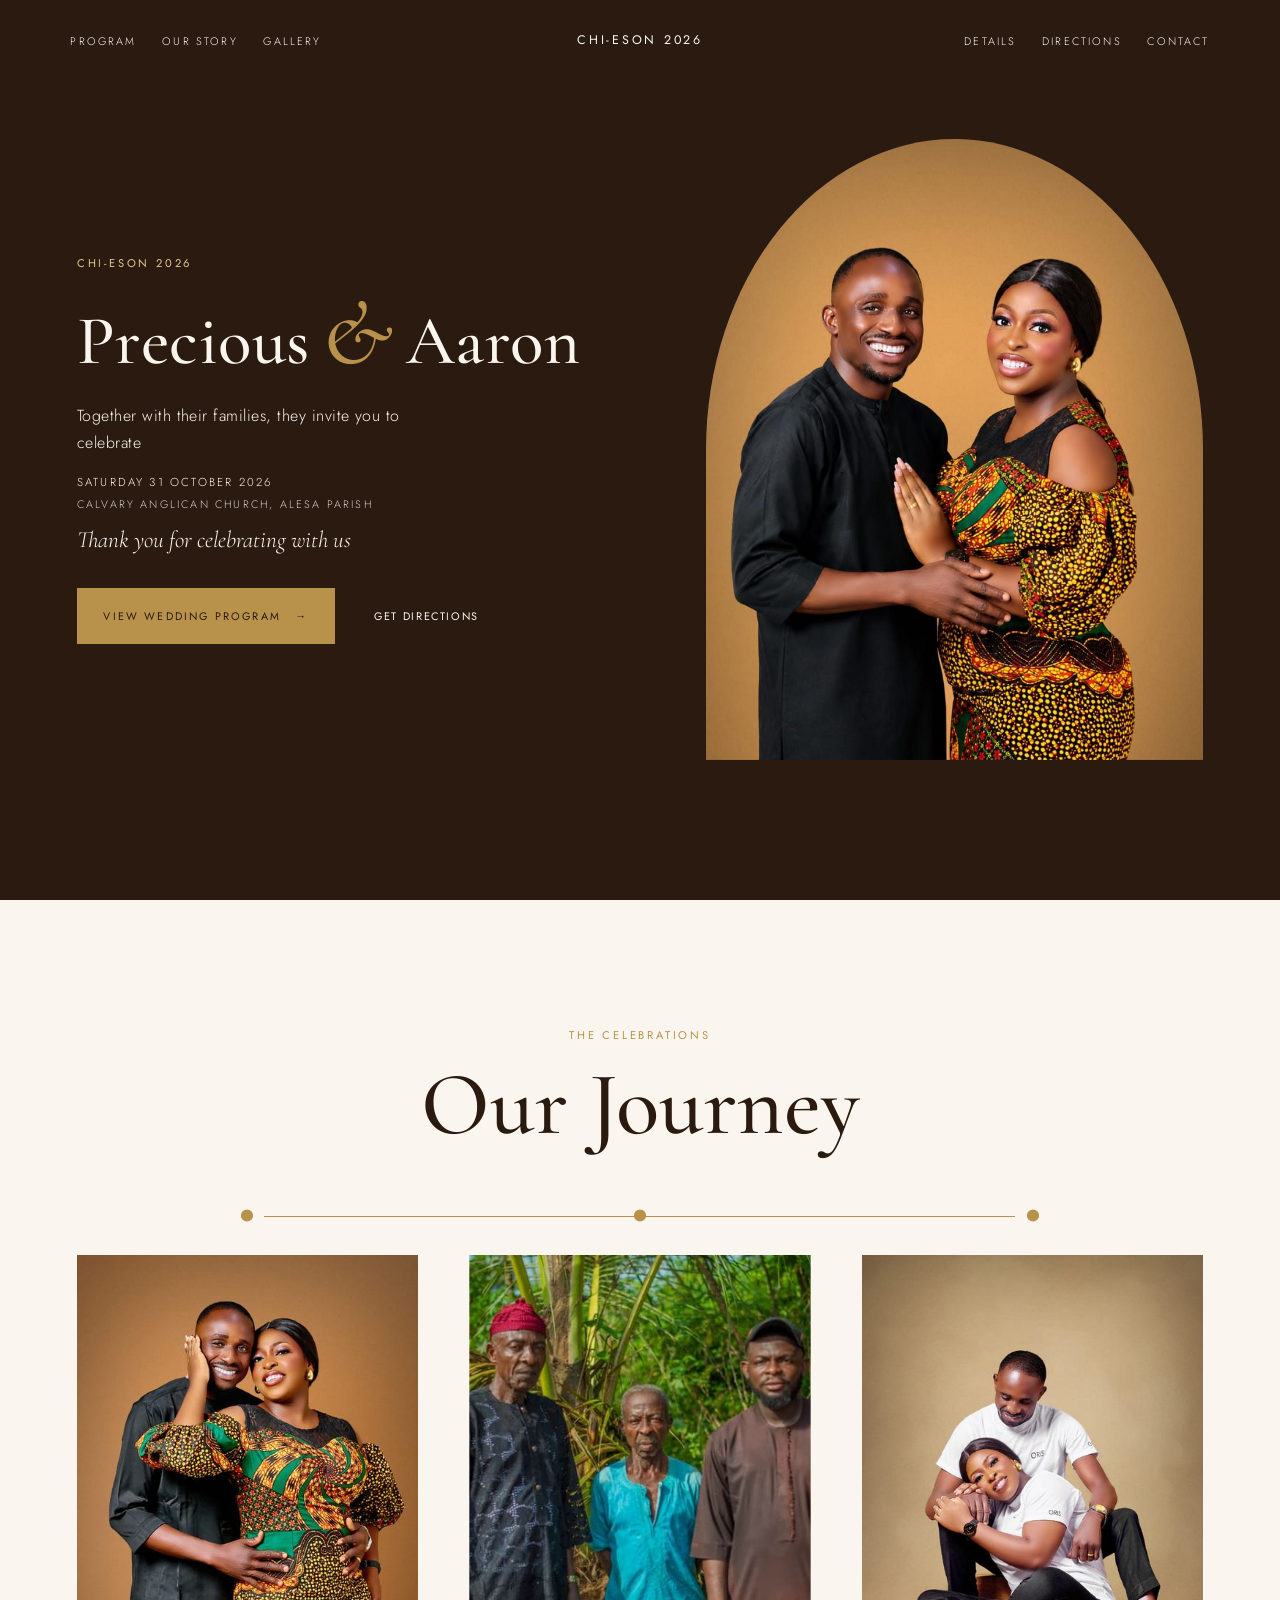
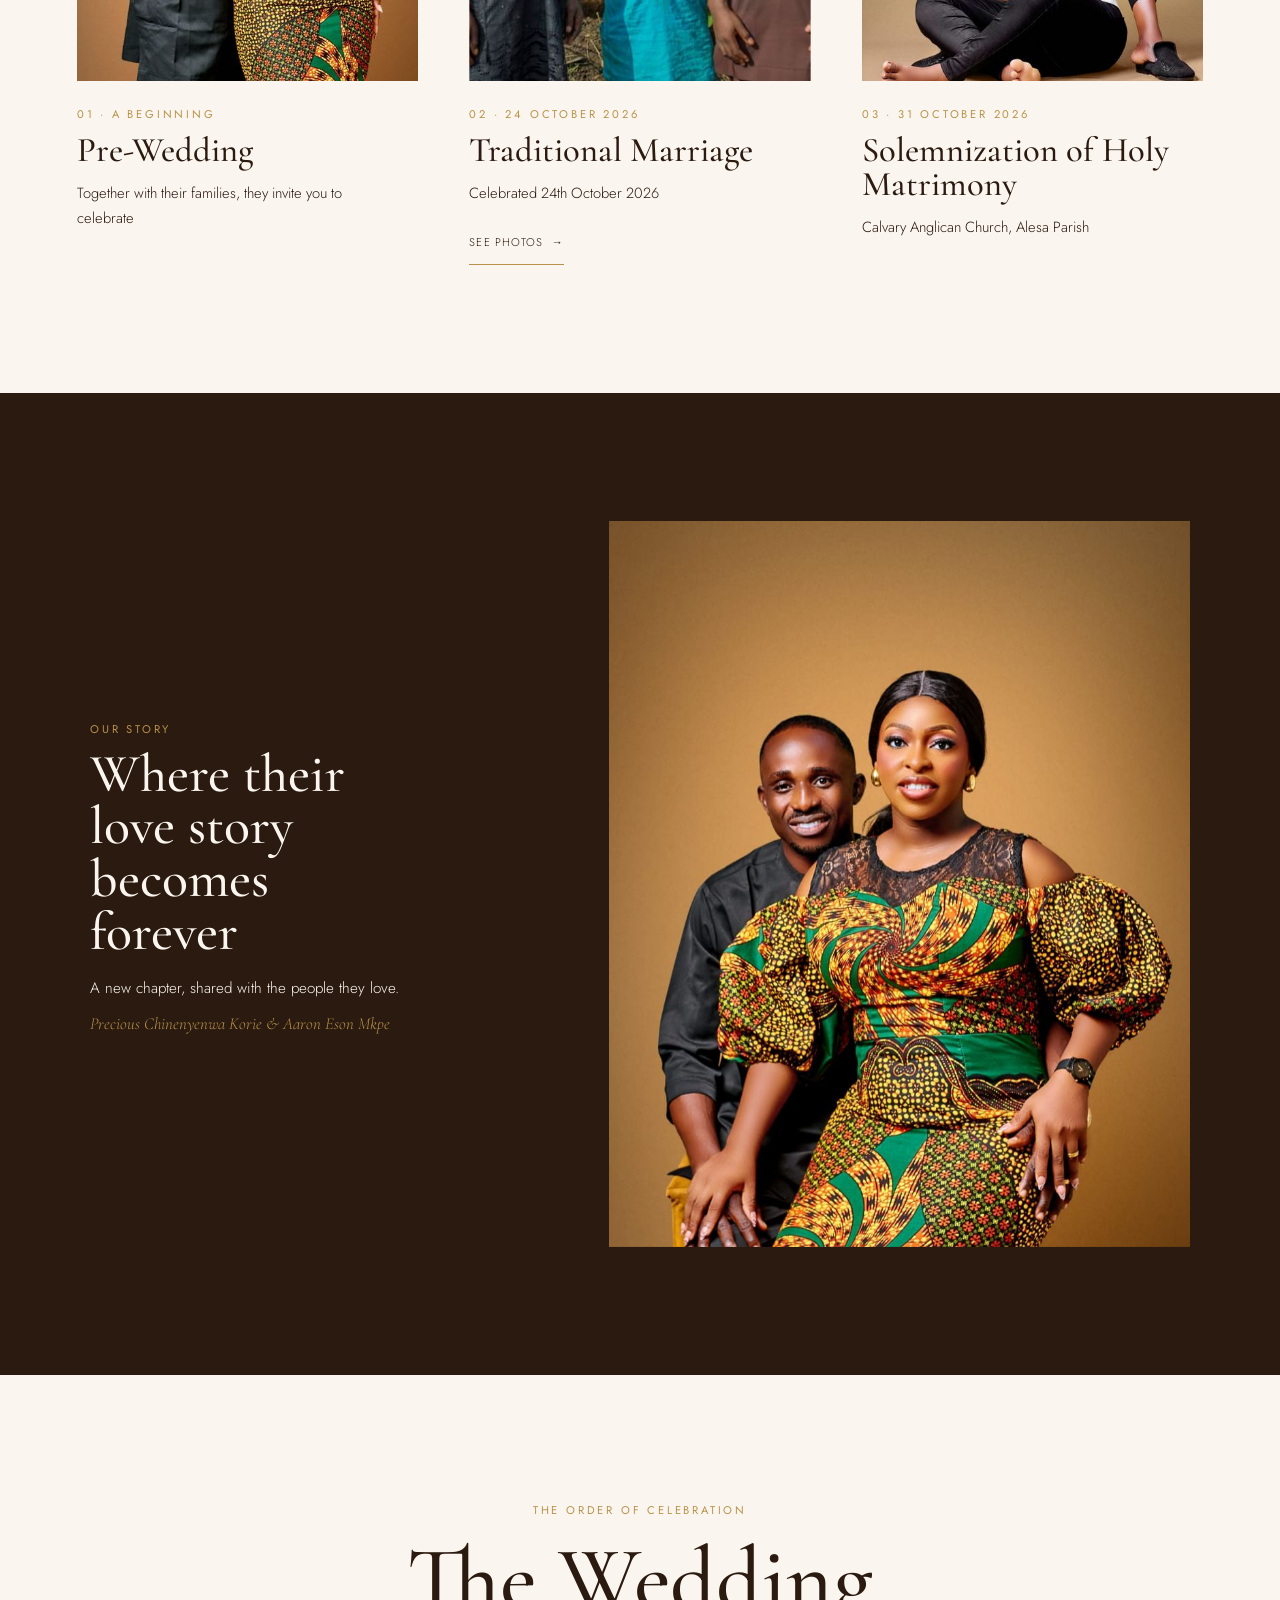
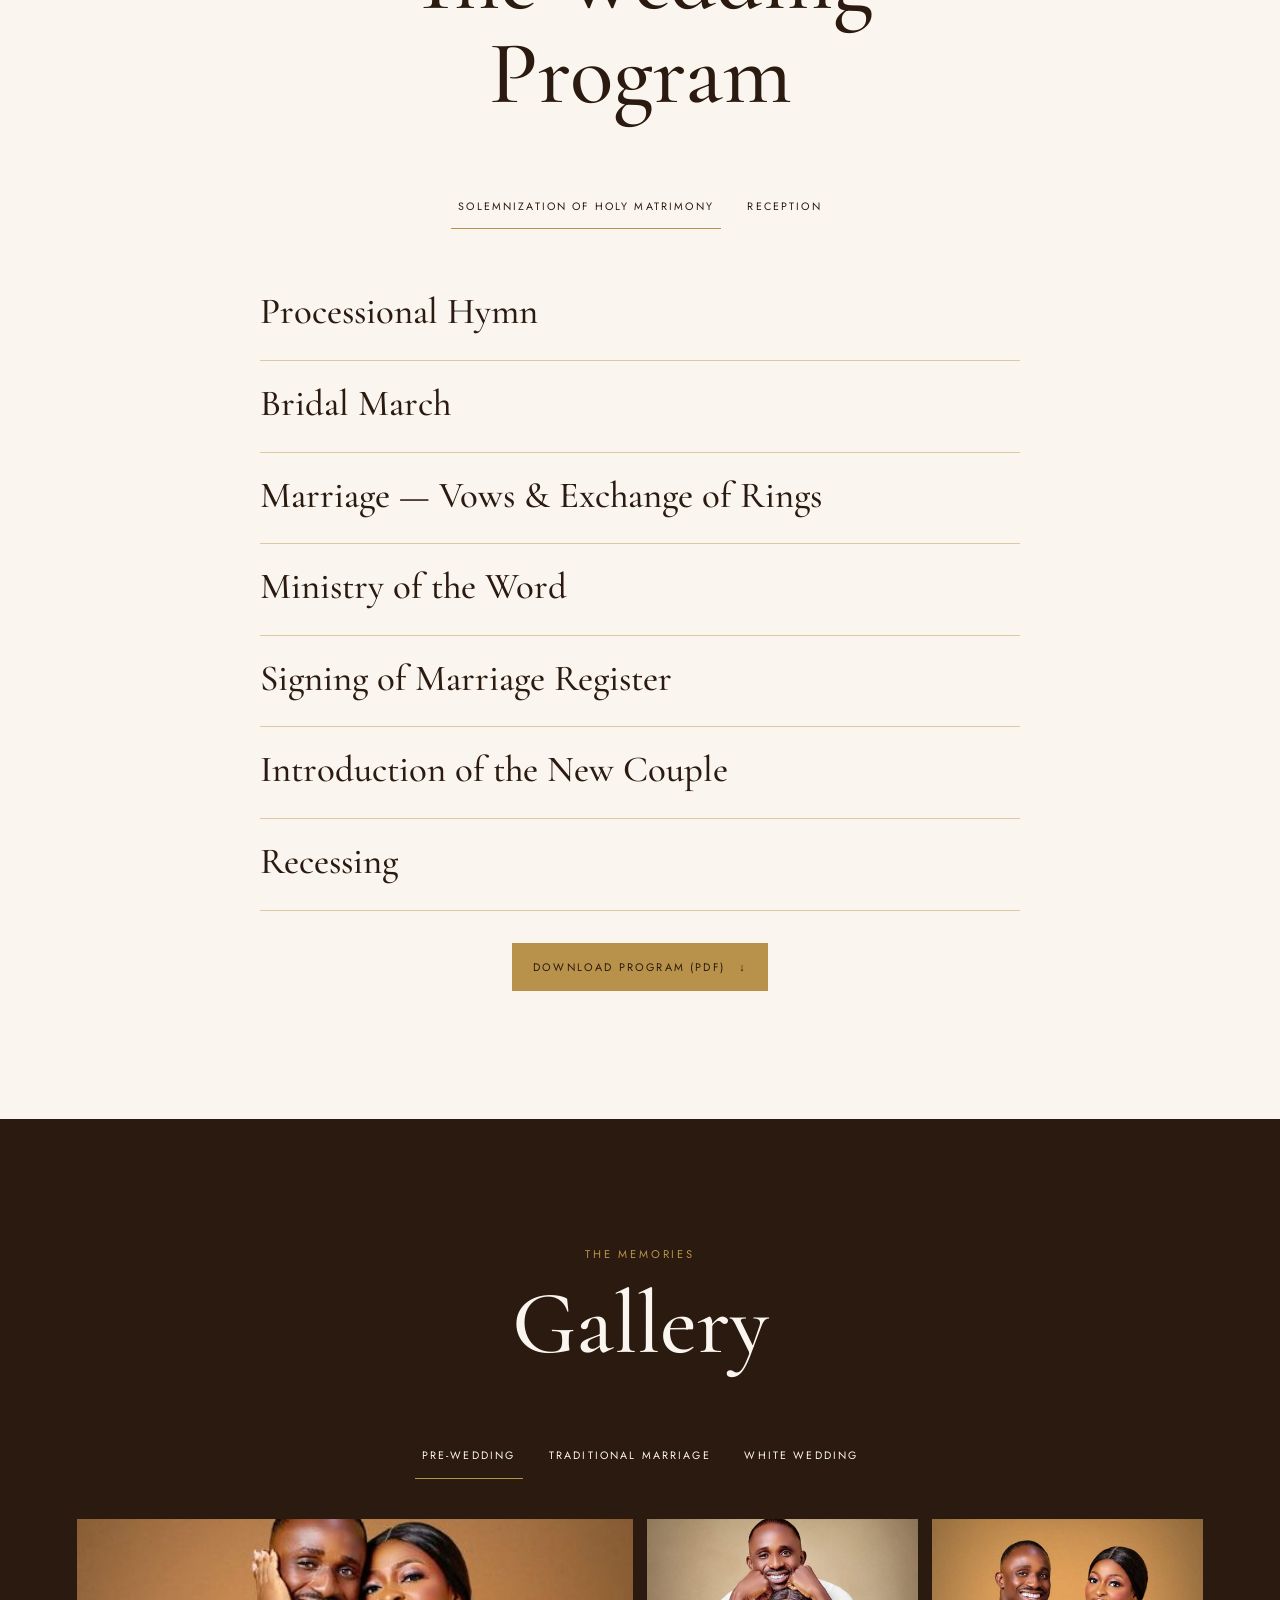
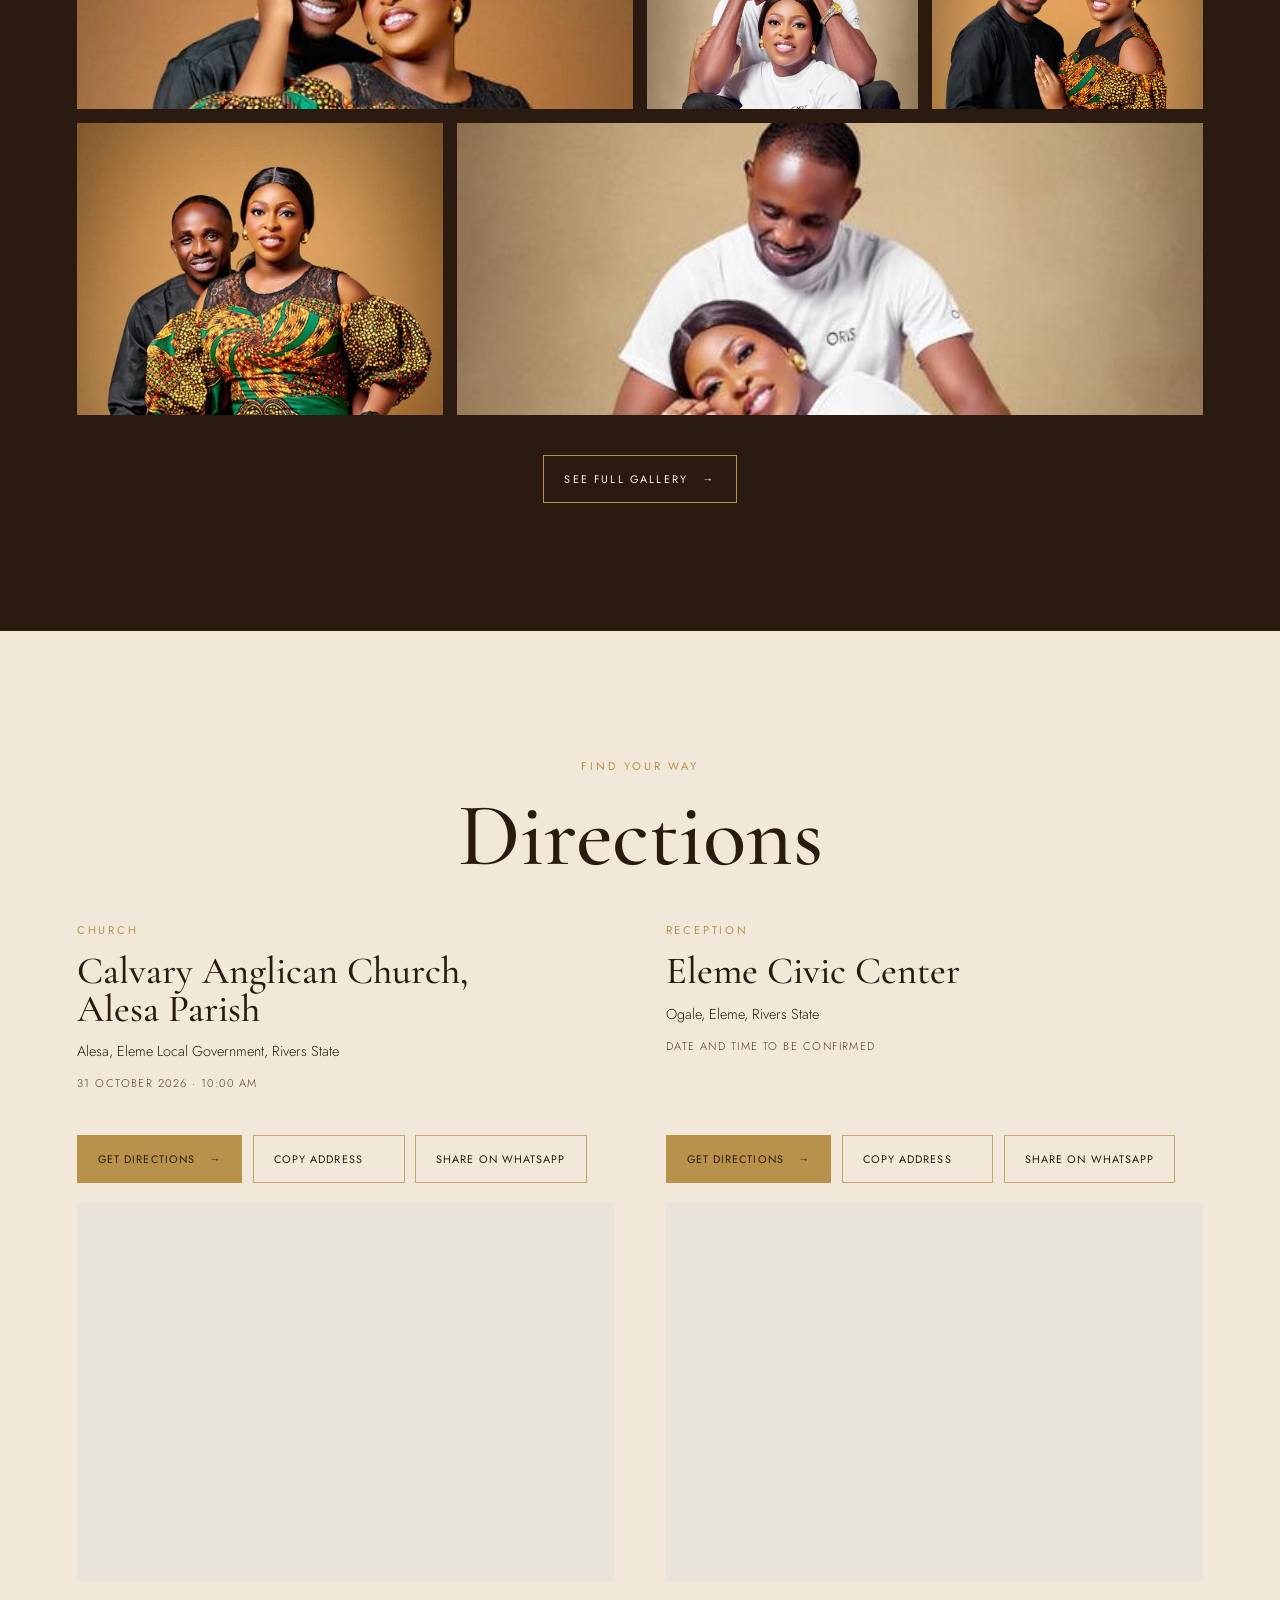
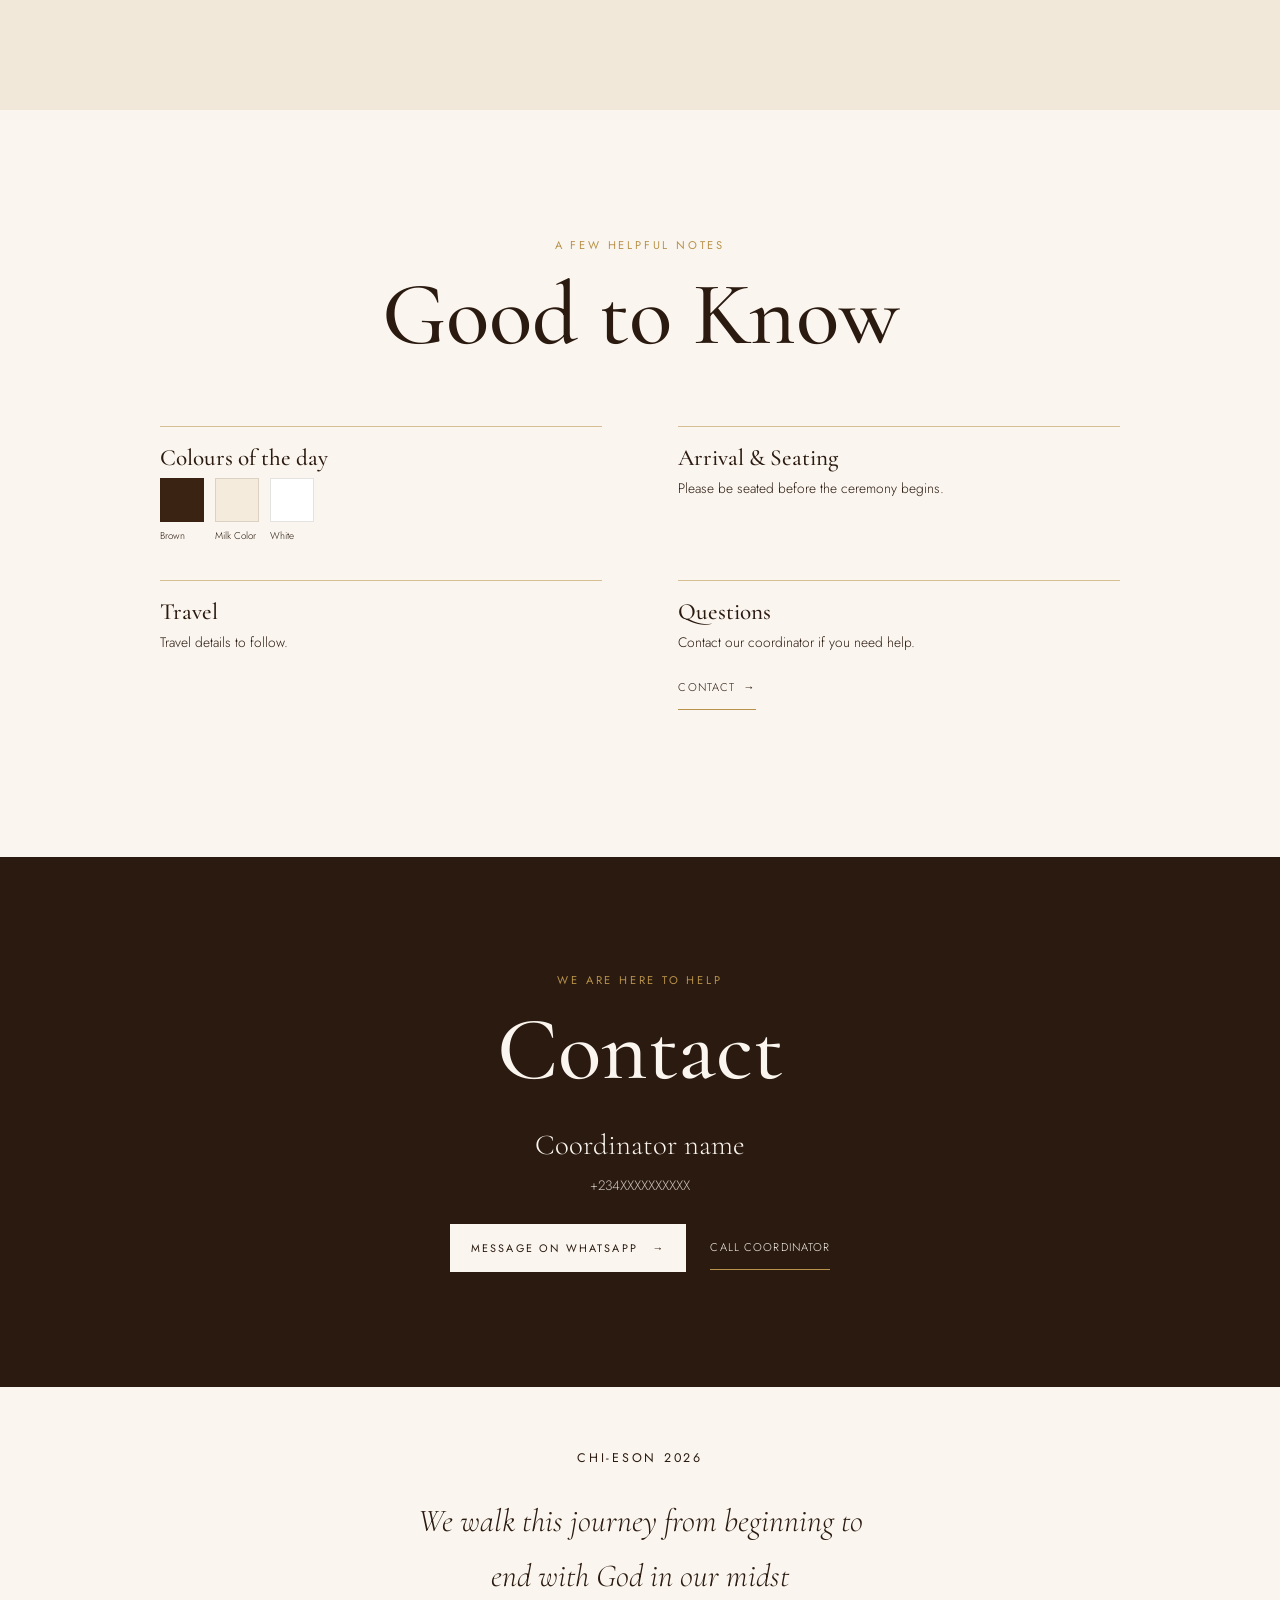
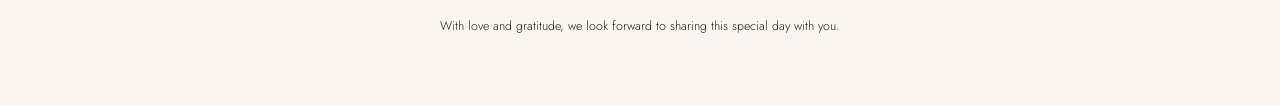
<file: index.html>
<!doctype html>
<html lang="en">
<head>
  <meta charset="utf-8">
  <meta name="viewport" content="width=device-width, initial-scale=1">
  <meta name="description" content="Join Precious and Aaron as they celebrate their wedding in 2026.">
  <meta property="og:title" content="Precious &amp; Aaron | CHI-ESON 2026">
  <meta property="og:description" content="Together with their families, Precious and Aaron invite you to celebrate.">
  <meta property="og:image" content="images/pre-wedding/full/pre-04.jpg">
  <meta property="og:type" content="website">
  <meta name="theme-color" content="#FAF6EF">
  <title>Precious &amp; Aaron | CHI-ESON 2026</title>
  <link rel="icon" href="data:image/svg+xml,%3Csvg xmlns='http://www.w3.org/2000/svg' viewBox='0 0 64 64'%3E%3Crect width='64' height='64' fill='%233B2314'/%3E%3Ctext x='32' y='41' text-anchor='middle' font-family='serif' font-size='22' fill='%23F5EBDD'%3EC%26amp%3BE%3C/text%3E%3C/svg%3E">
  <link rel="preconnect" href="https://fonts.googleapis.com">
  <link rel="preconnect" href="https://fonts.gstatic.com" crossorigin>
  <link href="https://fonts.googleapis.com/css2?family=Cormorant+Garamond:ital,wght@0,400;0,500;0,600;1,400;1,500&family=Jost:wght@300;400;500&display=swap" rel="stylesheet">
  <link rel="stylesheet" href="styles.css?v=8">
  <script src="data.js" defer></script>
  <script src="script.js?v=3" defer></script>
</head>
<body data-page="home">
  <div id="site"></div>
  <div id="lightbox" class="lightbox" role="dialog" aria-modal="true" aria-label="Photo viewer" hidden>
    <button class="lightbox-close" type="button" aria-label="Close photo viewer">×</button>
    <button class="lightbox-prev" type="button" aria-label="Previous photo">‹</button>
    <figure><img alt="" decoding="async"><figcaption></figcaption></figure>
    <button class="lightbox-next" type="button" aria-label="Next photo">›</button>
  </div>
</body>
</html>
</file>
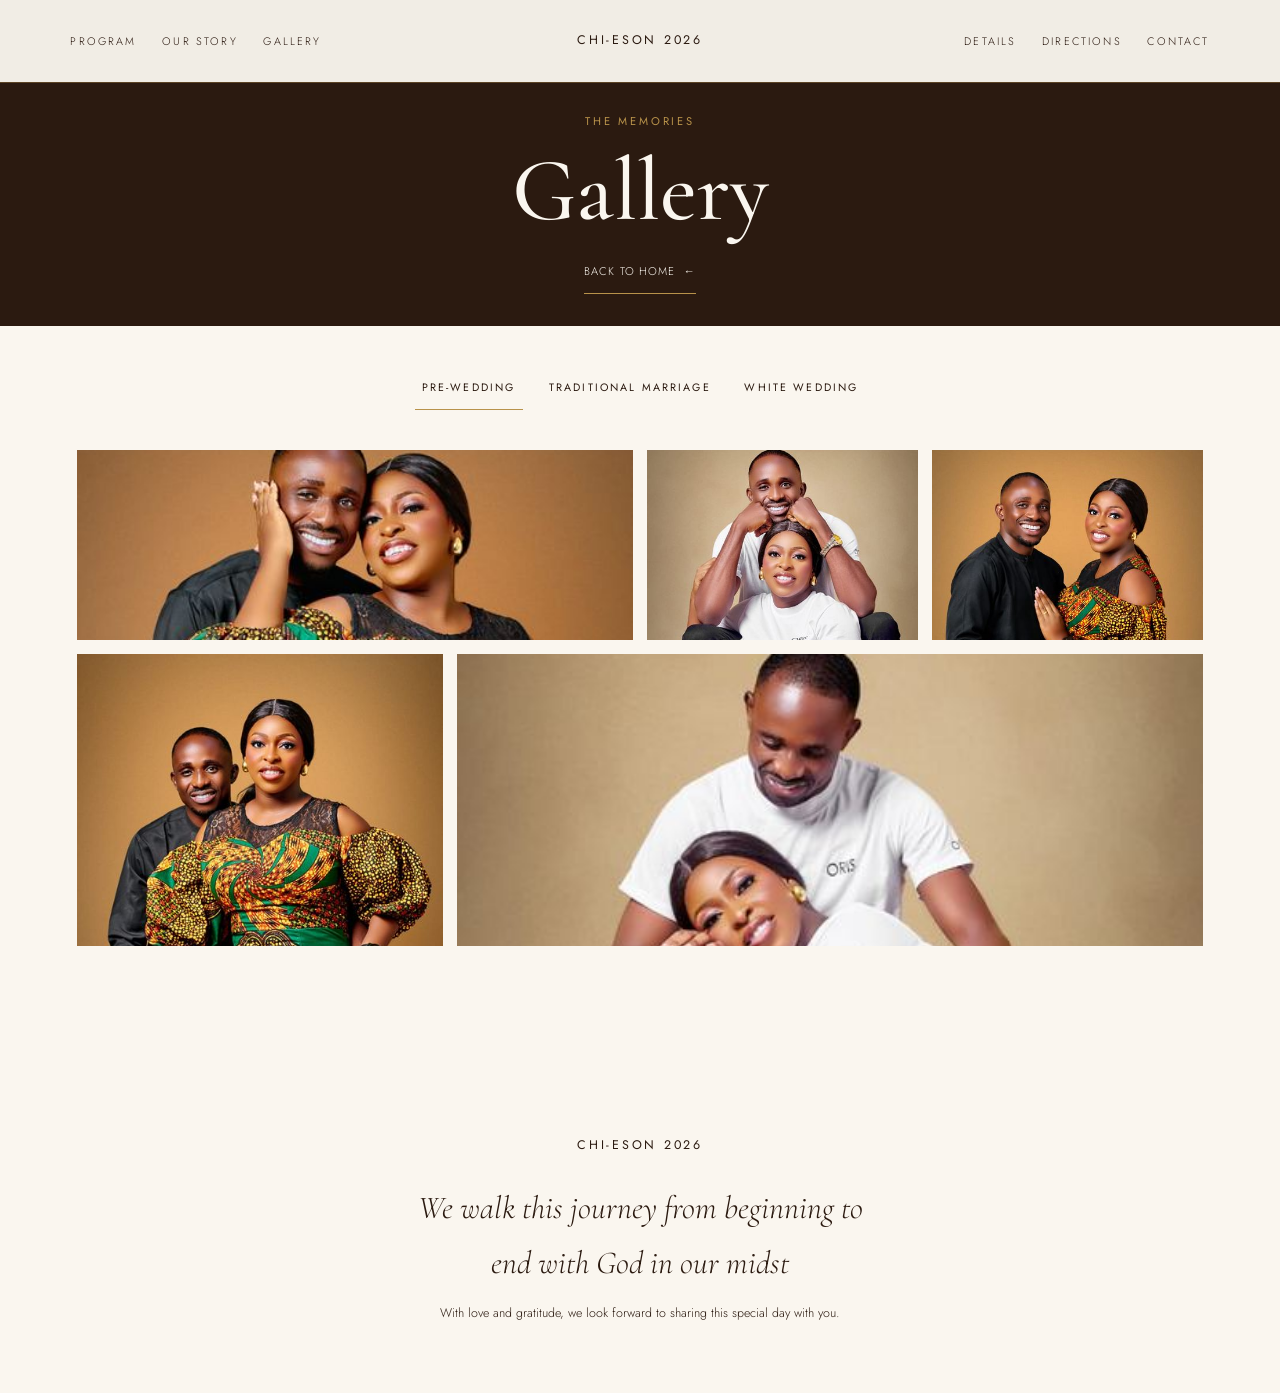
<file: gallery.html>
<!doctype html>
<html lang="en">
<head>
  <meta charset="utf-8">
  <meta name="viewport" content="width=device-width, initial-scale=1">
  <meta name="description" content="Photos from Precious and Aaron's pre-wedding shoot and traditional marriage celebration.">
  <meta property="og:title" content="Gallery | Precious &amp; Aaron — CHI-ESON 2026">
  <meta property="og:description" content="Explore memories from the CHI-ESON 2026 celebrations.">
  <meta property="og:image" content="images/pre-wedding/full/pre-04.jpg">
  <meta property="og:type" content="website">
  <meta name="theme-color" content="#FAF6EF">
  <title>Gallery | Precious &amp; Aaron — CHI-ESON 2026</title>
  <link rel="icon" href="data:image/svg+xml,%3Csvg xmlns='http://www.w3.org/2000/svg' viewBox='0 0 64 64'%3E%3Crect width='64' height='64' fill='%233B2314'/%3E%3Ctext x='32' y='41' text-anchor='middle' font-family='serif' font-size='22' fill='%23F5EBDD'%3EC%26amp%3BE%3C/text%3E%3C/svg%3E">
  <link rel="preconnect" href="https://fonts.googleapis.com">
  <link rel="preconnect" href="https://fonts.gstatic.com" crossorigin>
  <link href="https://fonts.googleapis.com/css2?family=Cormorant+Garamond:ital,wght@0,400;0,500;0,600;1,400;1,500&family=Jost:wght@300;400;500&display=swap" rel="stylesheet">
  <link rel="stylesheet" href="styles.css?v=8">
  <script src="data.js" defer></script>
  <script src="script.js?v=3" defer></script>
</head>
<body data-page="gallery">
  <div id="site"></div>
  <div id="lightbox" class="lightbox" role="dialog" aria-modal="true" aria-label="Photo viewer" hidden>
    <button class="lightbox-close" type="button" aria-label="Close photo viewer">×</button>
    <button class="lightbox-prev" type="button" aria-label="Previous photo">‹</button>
    <figure><img alt="" decoding="async"><figcaption></figcaption></figure>
    <button class="lightbox-next" type="button" aria-label="Next photo">›</button>
  </div>
</body>
</html>
</file>
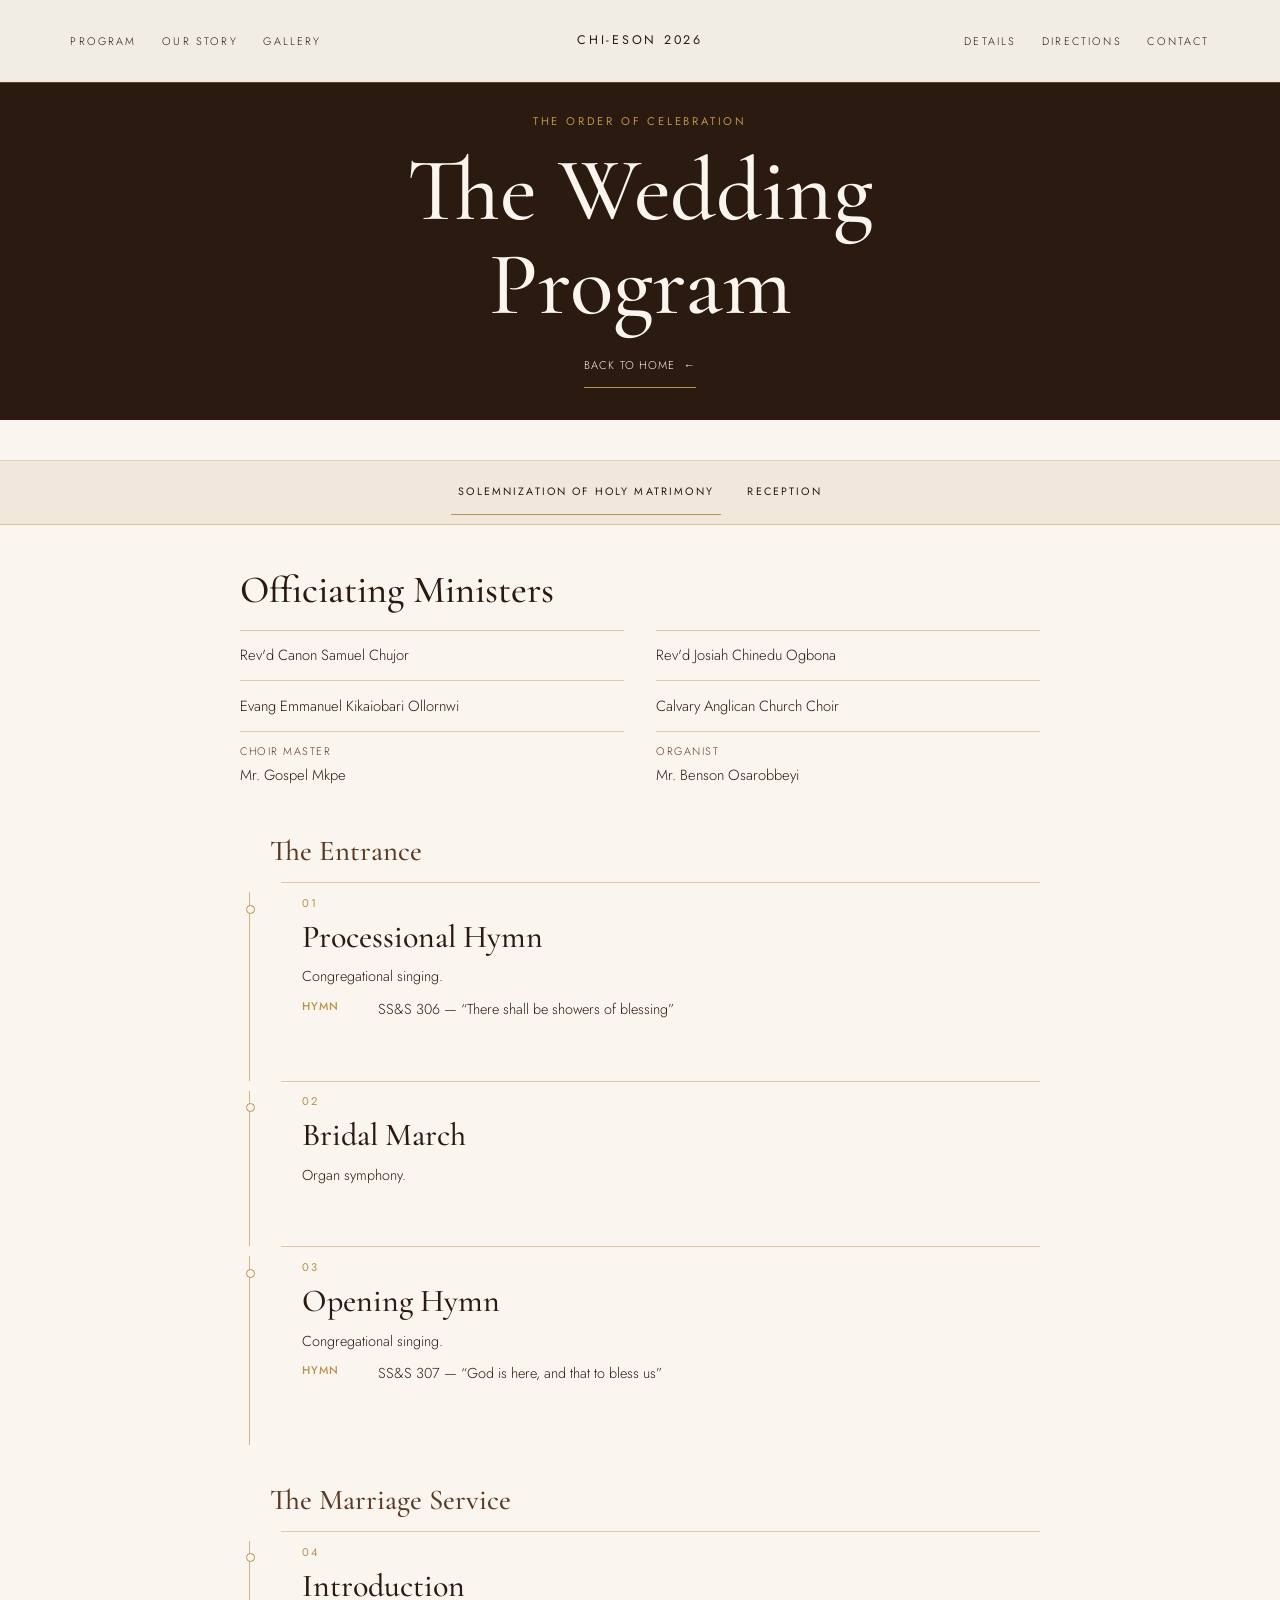
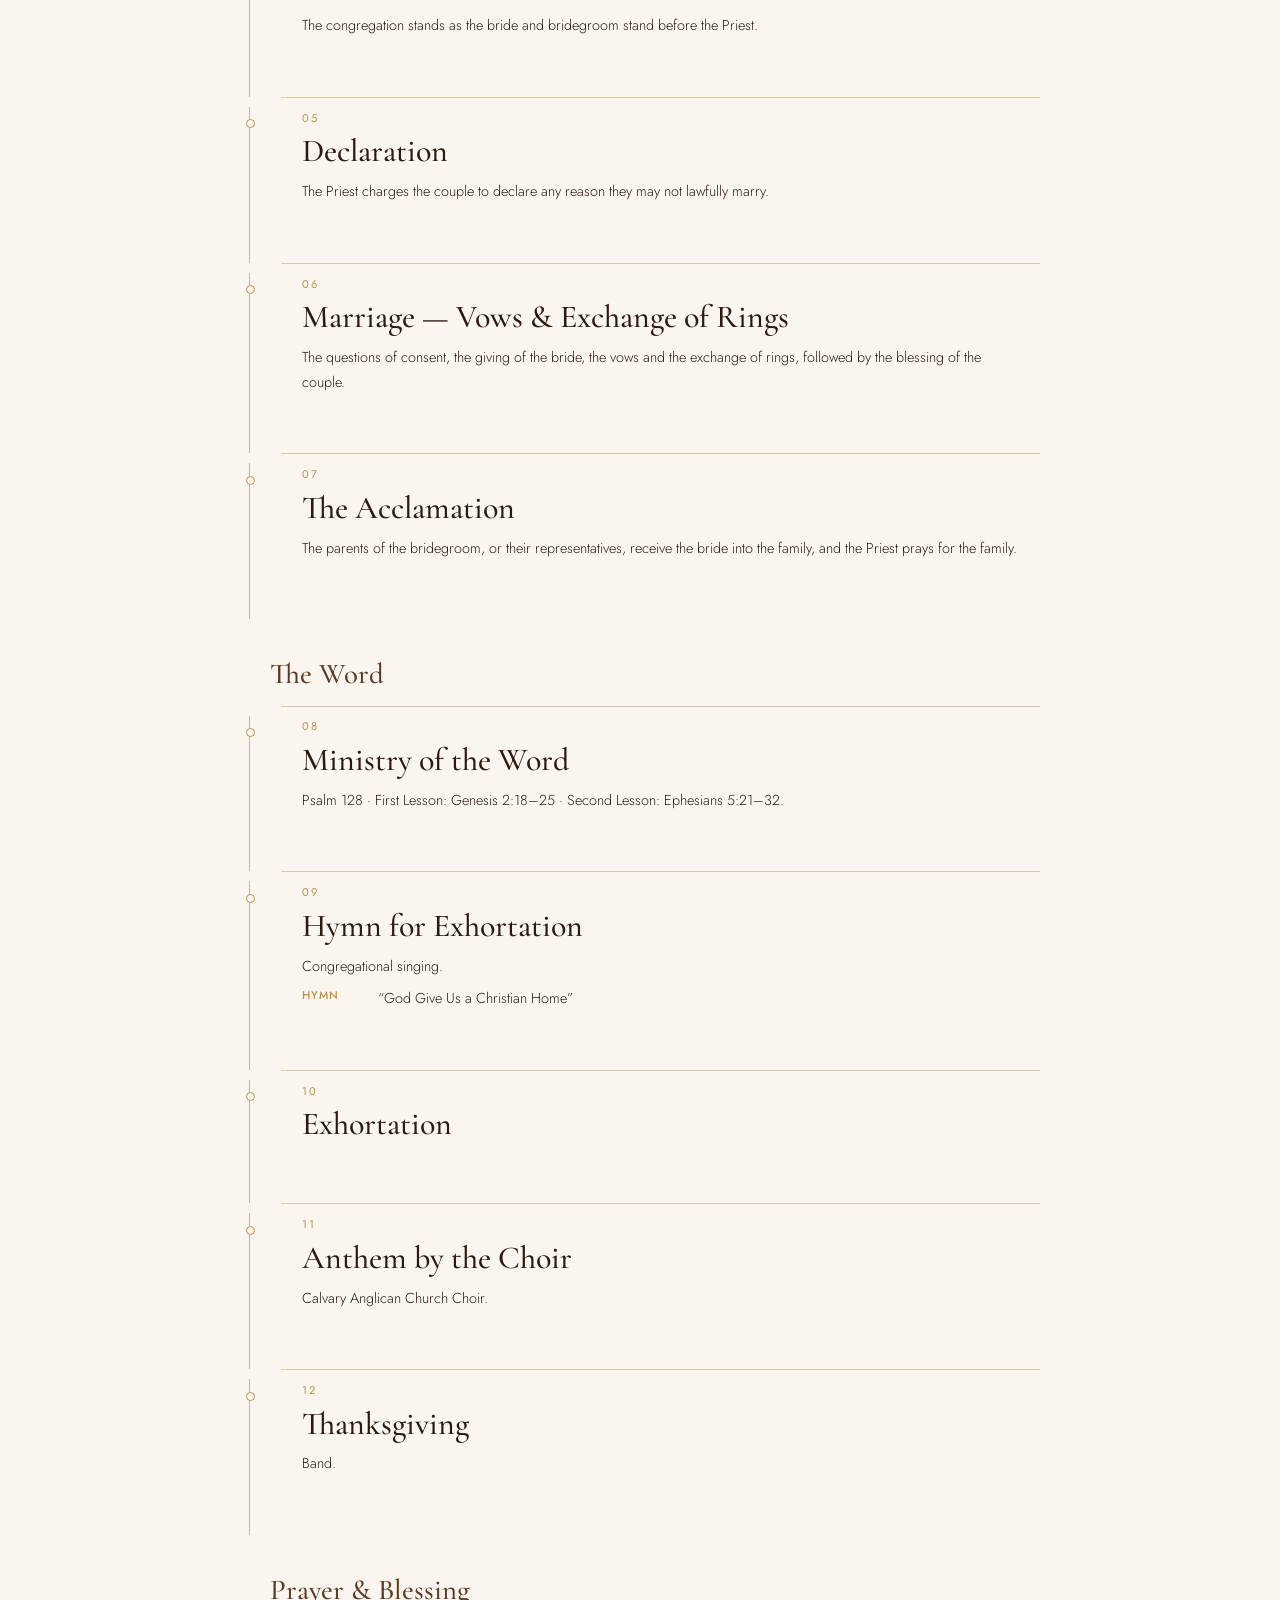
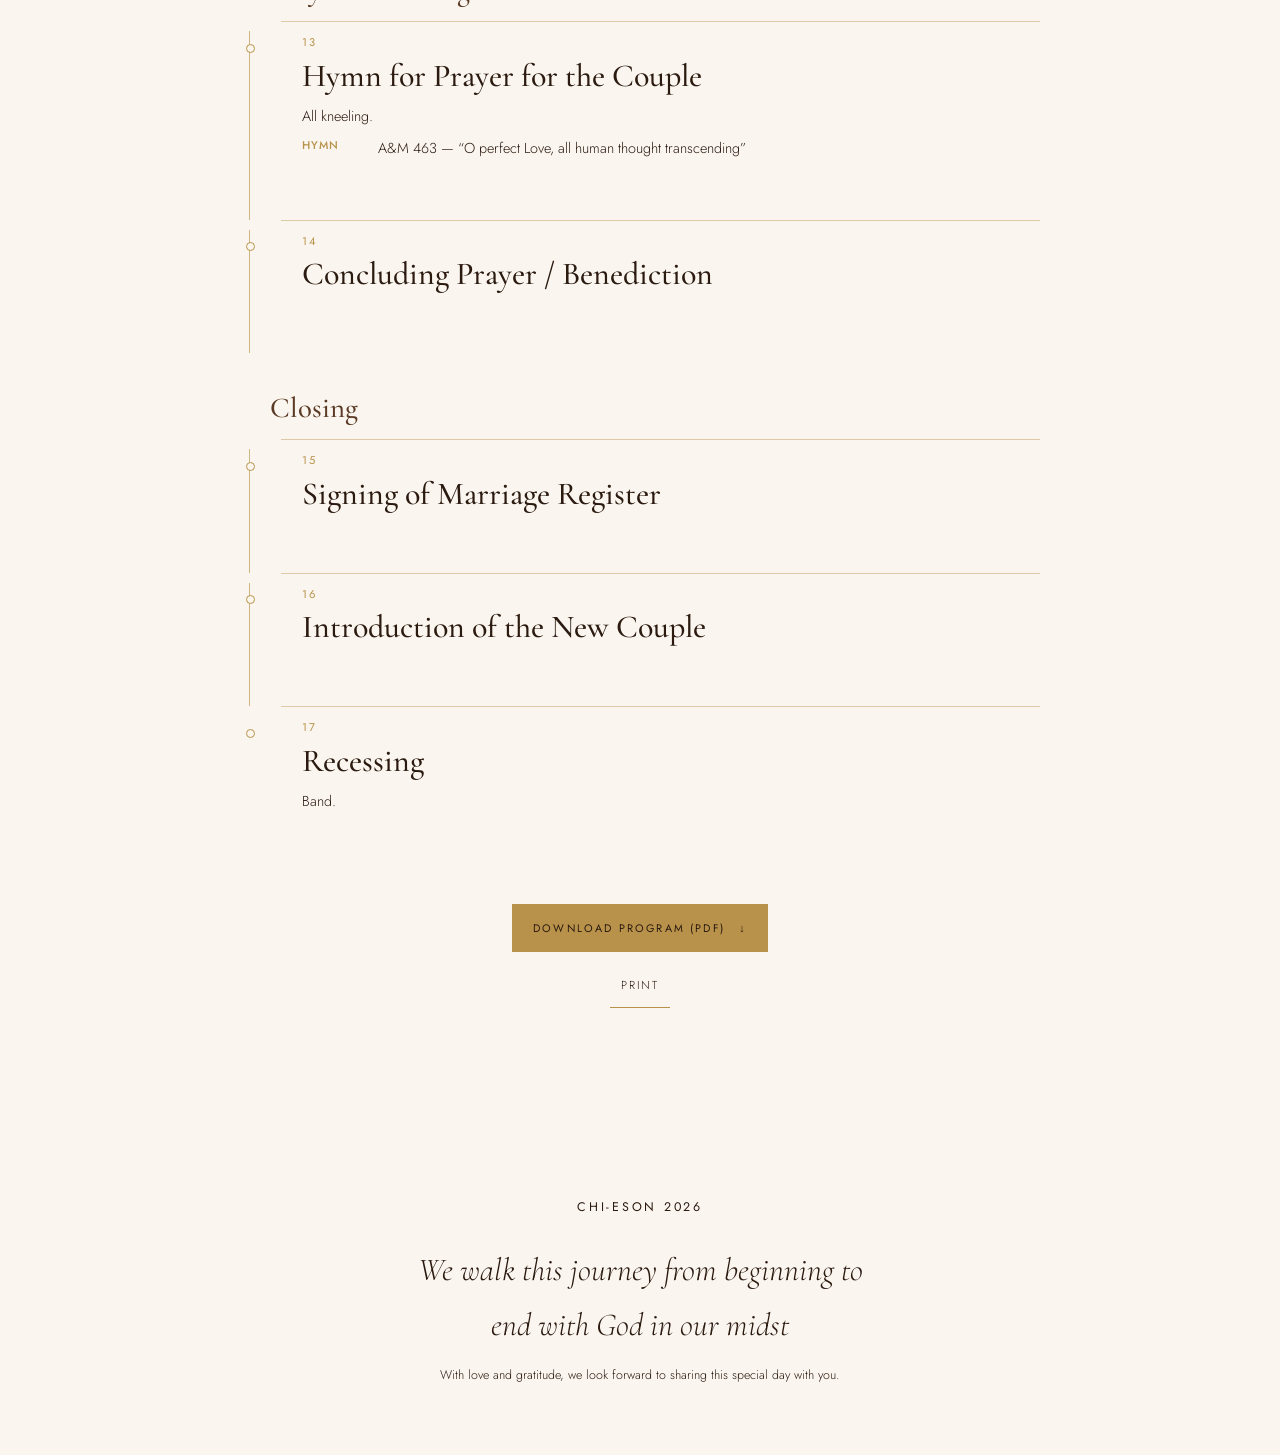
<file: program.html>
<!doctype html>
<html lang="en">
<head>
  <meta charset="utf-8">
  <meta name="viewport" content="width=device-width, initial-scale=1">
  <meta name="description" content="The wedding day program for Precious and Aaron's CHI-ESON 2026 celebration.">
  <meta property="og:title" content="Wedding Program | Precious &amp; Aaron — CHI-ESON 2026">
  <meta property="og:description" content="The order of celebration for Precious and Aaron's wedding.">
  <meta property="og:image" content="images/pre-wedding/full/pre-04.jpg">
  <meta property="og:type" content="website">
  <meta name="theme-color" content="#FAF6EF">
  <title>Wedding Program | Precious &amp; Aaron — CHI-ESON 2026</title>
  <link rel="icon" href="data:image/svg+xml,%3Csvg xmlns='http://www.w3.org/2000/svg' viewBox='0 0 64 64'%3E%3Crect width='64' height='64' fill='%233B2314'/%3E%3Ctext x='32' y='41' text-anchor='middle' font-family='serif' font-size='22' fill='%23F5EBDD'%3EC%26amp%3BE%3C/text%3E%3C/svg%3E">
  <link rel="preconnect" href="https://fonts.googleapis.com">
  <link rel="preconnect" href="https://fonts.gstatic.com" crossorigin>
  <link href="https://fonts.googleapis.com/css2?family=Cormorant+Garamond:ital,wght@0,400;0,500;0,600;1,400;1,500&family=Jost:wght@300;400;500&display=swap" rel="stylesheet">
  <link rel="stylesheet" href="styles.css?v=8">
  <script src="data.js" defer></script>
  <script src="script.js?v=3" defer></script>
</head>
<body data-page="program">
  <div id="site"></div>
  <div id="lightbox" class="lightbox" role="dialog" aria-modal="true" aria-label="Photo viewer" hidden>
    <button class="lightbox-close" type="button" aria-label="Close photo viewer">×</button>
    <button class="lightbox-prev" type="button" aria-label="Previous photo">‹</button>
    <figure><img alt="" decoding="async"><figcaption></figcaption></figure>
    <button class="lightbox-next" type="button" aria-label="Next photo">›</button>
  </div>
</body>
</html>
</file>
<file: styles.css>
:root {
  color-scheme: light;
  --ivory: #FAF6EF;
  --cream: #F1E8DA;
  --chocolate: #2B1A10;
  --brown: #5A3A24;
  --gold: #B8924A;
  --card: var(--ivory);
  --white: var(--ivory);
  --body-font: "Jost", sans-serif;
  --display-font: "Cormorant Garamond", Georgia, serif;
  --header-height: 82px;
}

* { box-sizing: border-box; }
html { scroll-behavior: smooth; scroll-padding-top: var(--header-height); }
body { margin: 0; background: var(--cream); color: var(--brown); font-family: var(--body-font); font-weight: 300; line-height: 1.65; }
body.menu-open, body.lightbox-open { overflow: hidden; }
button, a { color: inherit; font: inherit; }
a { text-decoration: none; }
button { cursor: pointer; }
img { display: block; max-width: 100%; }
button:focus-visible, a:focus-visible { outline: 2px solid var(--gold); outline-offset: 4px; }
[hidden] { display: none !important; }

.site-header { position: fixed; z-index: 20; inset: 0 0 auto; height: var(--header-height); color: var(--white); transition: background-color .3s ease, color .3s ease, box-shadow .3s ease; }
.site-header.is-scrolled { background: rgba(245, 235, 221, .97); color: var(--brown); box-shadow: 0 1px 0 rgba(59, 35, 20, .1); }
.site-header.is-subpage { background: rgba(245, 235, 221, .97); color: var(--brown); box-shadow: 0 1px 0 rgba(59, 35, 20, .1); }
.site-nav { max-width: 1440px; height: 100%; margin: auto; padding: 0 5.5%; display: grid; grid-template-columns: 1fr auto 1fr; align-items: center; gap: 2rem; }
.nav-side { display: flex; align-items: center; gap: clamp(1rem, 2.4vw, 2.6rem); }
.nav-right { justify-content: flex-end; }
.nav-side a { font-size: .69rem; letter-spacing: .12em; text-transform: uppercase; }
.nav-side a:hover, .map-fallback:hover, .text-link:hover { color: var(--gold); }
.monogram { font-size: .78rem; font-weight: 500; letter-spacing: .2em; white-space: nowrap; }
.menu-toggle { display: none; }

.hero { min-height: 720px; height: 100svh; max-height: 1000px; position: relative; display: grid; place-items: center; padding: calc(var(--header-height) + 2rem) 1.5rem 4rem; color: var(--white); text-align: center; background: var(--brown); overflow: hidden; }
.hero::before { position: absolute; z-index: 1; inset: 0; background: linear-gradient(rgba(35, 20, 12, .68), rgba(35, 20, 12, .64)); content: ""; }
.hero-photo { position: absolute; inset: 0; width: 100%; height: 100%; object-fit: cover; }
.hero-content { position: relative; z-index: 2; width: min(760px, 100%); }
.eyebrow { margin: 0 0 .9rem; color: var(--gold); font-size: .68rem; font-weight: 500; letter-spacing: .22em; line-height: 1.4; text-transform: uppercase; }
.hero .eyebrow { color: #e2c88f; }
h1, h2, h3, p { margin-top: 0; }
h1, h2, h3 { font-family: var(--display-font); font-weight: 400; line-height: .98; }
h1 { margin: .45rem 0 1rem; font-size: clamp(4rem, 10vw, 8rem); letter-spacing: -.045em; }
h1 span { color: #d5b46d; font-style: italic; font-size: .75em; }
.hero-intro { max-width: 410px; margin: 0 auto 1.2rem; font-size: 1rem; letter-spacing: .04em; }
.hero-date { margin-bottom: .9rem; font-size: .83rem; letter-spacing: .12em; text-transform: uppercase; line-height: 1.9; }
.hero-date span { opacity: .82; font-size: .74rem; }
.countdown { min-height: 54px; }
.countdown-status { display: block; min-height: 1.4em; font-family: var(--display-font); font-size: 1.45rem; font-style: italic; }
.countdown-units { display: flex; justify-content: center; gap: clamp(1rem, 3vw, 2.8rem); margin: .5rem auto 1.3rem; }
.countdown-units div { min-width: 46px; display: grid; gap: .08rem; }
.countdown-units strong { font-family: var(--display-font); font-size: 1.7rem; font-weight: 400; line-height: 1; }
.countdown-units span { font-size: .56rem; letter-spacing: .12em; text-transform: uppercase; }
.hero-actions { display: flex; justify-content: center; align-items: center; flex-wrap: wrap; gap: .8rem; margin-top: 1.1rem; }
.button { min-height: 48px; padding: .82rem 1.2rem; display: inline-flex; justify-content: center; align-items: center; gap: .9rem; border: 1px solid var(--brown); border-radius: 0; font-size: .67rem; font-weight: 500; letter-spacing: .12em; line-height: 1.3; text-align: center; text-transform: uppercase; transition: background .2s ease, color .2s ease, border-color .2s ease; }
.button-primary { background: var(--brown); color: var(--white); }
.button-primary:hover { border-color: var(--gold); background: #53351e; }
.button-large { min-height: 58px; padding: 1rem 1.6rem; font-size: .75rem; }
.button-outline { background: transparent; color: var(--brown); }
.button-outline:hover { background: var(--brown); color: var(--white); }
.button-light-outline { min-height: 46px; border-color: rgba(255,255,255,.7); color: var(--white); font-size: .63rem; }
.button-light-outline:hover { background: var(--white); color: var(--brown); }
.scroll-cue { position: absolute; z-index: 2; bottom: 1.5rem; left: 50%; transform: translateX(-50%); color: #e2c88f; font-size: 1.5rem; }

.section { padding: clamp(5rem, 10vw, 9rem) max(6vw, calc((100vw - 1200px) / 2)); }
.section-heading { margin: 0 auto 3.4rem; text-align: center; }
.section-heading h2, .contact-section h2 { margin: 0; font-size: clamp(3rem, 6vw, 5.4rem); letter-spacing: -.035em; }
.ornament, .footer-ornament { display: block; margin-top: 1.15rem; color: var(--gold); font-size: 1rem; }
.program-section { background: var(--card); }
.program-tabs, .gallery-tabs { display: flex; justify-content: center; flex-wrap: wrap; gap: .5rem; margin: 0 auto 2.3rem; }
.program-tabs button, .gallery-tabs button { padding: .75rem 1rem; border: 0; border-bottom: 1px solid transparent; background: transparent; color: var(--brown); font-size: .69rem; letter-spacing: .12em; text-transform: uppercase; }
.program-tabs button[aria-selected="true"], .gallery-tabs button[aria-selected="true"] { border-color: var(--gold); color: var(--brown); }
.program-layout { display: grid; grid-template-columns: minmax(0, 1fr) minmax(250px, .72fr); gap: clamp(2rem, 7vw, 7rem); align-items: center; max-width: 1040px; margin: auto; }
.program-panel-wrap { min-width: 0; }
.program-list { padding: 0; margin: 0; list-style: none; border-top: 1px solid rgba(184,146,74,.55); }
.program-item { border-bottom: 1px solid rgba(184,146,74,.55); }
.program-trigger { width: 100%; min-height: 67px; padding: .9rem 0; display: grid; grid-template-columns: 2.6rem 1fr 1.2rem; gap: .7rem; align-items: center; border: 0; background: transparent; color: var(--brown); text-align: left; font-size: .88rem; }
.program-number { color: var(--gold); font-size: .66rem; letter-spacing: .08em; }
.accordion-icon { font-size: 1.2rem; text-align: right; }
.program-trigger[aria-expanded="true"] .accordion-icon { transform: rotate(45deg); }
.program-panel { padding: 0 2rem 1.2rem 3.3rem; font-size: .84rem; }
.program-panel p { margin-bottom: .5rem; }
.program-time { color: var(--gold); font-size: .71rem; font-weight: 500; letter-spacing: .1em; text-transform: uppercase; }
.program-note { font-style: italic; }
.program-photo { width: 100%; max-width: 320px; margin: auto; text-align: center; }
.program-photo img { width: 100%; height: 360px; aspect-ratio: auto; object-fit: cover; border-radius: 999px 999px 0 0; background: #e5ded3; }
.photo-caption { margin: .7rem 0 0; font-family: var(--display-font); font-size: 1.15rem; font-style: italic; }
.print-button { display: flex; width: fit-content; margin: 2.2rem auto 0; }

.story-layout { max-width: 1040px; margin: auto; display: grid; grid-template-columns: .7fr 1.3fr; gap: clamp(2.5rem, 8vw, 8rem); align-items: center; }
.story-copy { max-width: 380px; font-size: 1.04rem; }
.story-copy p:first-child { margin-bottom: 1.6rem; }
.story-names { color: #856c53; font-family: var(--display-font); font-size: 1.3rem; font-style: italic; }
.arch-image { border-radius: 999px 999px 0 0; background: #e5ded3; }

.details-section { background: var(--card); }
.event-grid { max-width: 1100px; margin: auto; display: grid; grid-template-columns: repeat(3, minmax(0, 1fr)); gap: 1rem; }
.event-card { min-height: 300px; padding: clamp(1.4rem, 3vw, 2.4rem); border: 1px solid rgba(184,146,74,.5); background: var(--cream); }
.event-card .eyebrow { margin-bottom: 1.5rem; }
.event-card h3, .map-card h3, .know-card h3 { margin-bottom: 1.4rem; font-size: 2rem; line-height: 1.05; }
.event-card dl { margin: 0; }
.event-card dl div { margin: .9rem 0; }
.event-card dt { color: var(--gold); font-size: .62rem; letter-spacing: .13em; text-transform: uppercase; }
.event-card dd { margin: .1rem 0 0; font-size: .85rem; }
.event-card .countdown { margin-top: 1.1rem; min-height: 0; }
.event-card .countdown-units { justify-content: flex-start; gap: .9rem; margin: .5rem 0; }
.event-card .countdown-units div { min-width: 39px; }
.event-card .countdown-units strong { font-size: 1.35rem; }
.event-card .countdown-units span { font-size: .48rem; }
.event-complete { font-family: var(--display-font); font-size: 1.35rem; font-style: italic; }
.text-link { display: inline-flex; gap: .5rem; align-items: center; border-bottom: 1px solid var(--gold); font-size: .7rem; letter-spacing: .1em; text-transform: uppercase; }

.maps-grid { max-width: 1100px; margin: auto; display: grid; grid-template-columns: repeat(2, minmax(0, 1fr)); gap: 2rem; }
.map-card { background: var(--card); }
.map-card > div { padding: 2rem; }
.map-card h3 { margin-bottom: .5rem; }
.map-card > div > p:not(.eyebrow) { margin-bottom: .65rem; font-size: .84rem; }
.map-card .map-notes { color: #705a47; font-style: italic; }
.map-card iframe { display: block; width: 100%; height: 270px; border: 0; background: #e5ded3; }
.map-card .button { margin-top: .8rem; }
.map-fallback { display: inline-block; margin-left: 1rem; font-size: .68rem; }

.gallery-section { background: var(--card); }
.gallery-tabs { margin-bottom: 2.5rem; }
.gallery-grid { display: grid; grid-template-columns: repeat(3, minmax(0, 1fr)); gap: 10px; }
.gallery-item { width: 100%; margin: 0; padding: 0; display: block; border: 0; background: #e5ded3; overflow: hidden; }
.gallery-item img { width: 100%; height: auto; transition: transform .5s ease; }
.gallery-item:hover img { transform: scale(1.035); }
.gallery-empty { padding: 4rem 1rem; text-align: center; font-family: var(--display-font); font-size: 1.8rem; font-style: italic; }
.gallery-full-link { display: flex; width: fit-content; margin: 2rem auto 0; }
.back-link { display: flex; width: fit-content; margin: -2rem auto 2rem; }
.load-more-button { display: flex; width: fit-content; margin: 2rem auto 0; }
.load-more-button[hidden] { display: none; }
.full-gallery-section { min-height: 75vh; }
.subpage-main { padding-top: var(--header-height); }

.know-section { padding-bottom: 7rem; }
.know-grid { max-width: 1100px; margin: auto; display: grid; grid-template-columns: repeat(4, minmax(0, 1fr)); gap: 1rem; }
.know-card { min-height: 260px; padding: 1.7rem; border: 1px solid rgba(184,146,74,.5); background: var(--card); }
.know-card .eyebrow { margin-bottom: 1.2rem; }
.know-card h3 { margin-bottom: 1rem; font-size: 1.75rem; }
.know-card > p:not(.eyebrow) { font-size: .83rem; }
.know-card .text-link { margin-top: .5rem; }
.swatches { display: flex; gap: .7rem; }
.swatches > div { display: grid; gap: .35rem; }
.swatches span { width: 42px; height: 42px; display: block; border: 1px solid rgba(59,35,20,.18); background: var(--swatch); }
.swatches small { font-size: .57rem; }

.contact-section { padding: 6rem 1.5rem; background: var(--brown); color: var(--white); text-align: center; }
.contact-section h2 { margin-bottom: 1.5rem; }
.contact-name { margin-bottom: .25rem; font-family: var(--display-font); font-size: 1.65rem; }
.contact-phone { opacity: .78; font-size: .85rem; }
.contact-actions { display: flex; justify-content: center; align-items: center; flex-wrap: wrap; gap: 1.5rem; margin-top: 1.7rem; }
.contact-actions .button-primary { border-color: var(--cream); background: var(--cream); color: var(--brown); }
.contact-actions .text-link { border-color: var(--gold); }
.site-footer { padding: 3rem 1.5rem; text-align: center; }
.site-footer .toast { max-width: 560px; margin: 1.5rem auto .7rem; font-family: var(--display-font); font-size: 1.5rem; font-style: italic; }
.site-footer > p:not(.toast) { font-size: .78rem; }
.footer-ornament { margin-top: 1rem; }

.scroll-progress { position: fixed; z-index: 40; inset: auto 0 0; height: 3px; pointer-events: none; }
.scroll-progress span { width: 100%; height: 100%; display: block; transform: scaleX(0); transform-origin: left; background: var(--gold); }
.lightbox { position: fixed; z-index: 50; inset: 0; display: grid; grid-template-columns: 3rem minmax(0, 1fr) 3rem; align-items: center; gap: 1rem; padding: 4rem 1.5rem 2rem; background: rgba(24, 15, 10, .95); color: var(--white); }
.lightbox figure { max-height: 100%; margin: 0; display: grid; place-items: center; }
.lightbox figure img { max-width: 100%; max-height: calc(100svh - 8rem); object-fit: contain; }
.lightbox figcaption { padding-top: .7rem; font-size: .75rem; letter-spacing: .1em; }
.lightbox figure img { cursor: zoom-in; }
.lightbox figure img.is-zoomed { max-width: none; max-height: none; width: auto; height: auto; cursor: zoom-out; }
.lightbox button { border: 0; background: transparent; color: var(--white); font-size: 2rem; }
.lightbox .lightbox-close { position: absolute; top: 1.2rem; right: 1.6rem; }
.lightbox .lightbox-prev, .lightbox .lightbox-next { justify-self: center; }
.fade-up { opacity: 0; transform: translateY(18px); transition: opacity .7s ease, transform .7s ease; }
.fade-up.is-visible { opacity: 1; transform: translateY(0); }

.program-page { background: var(--card); }
.full-program-section { padding-top: 3.5rem; }
.program-sticky-tabs { position: sticky; z-index: 10; top: var(--header-height); margin: 0 calc(-1 * max(6vw, calc((100vw - 1200px) / 2))) 2.8rem; padding: .6rem 1rem; background: rgba(251,247,240,.96); border-top: 1px solid rgba(184,146,74,.28); border-bottom: 1px solid rgba(184,146,74,.45); backdrop-filter: blur(10px); }
.program-sticky-tabs .program-tabs { margin: 0 auto; }
.timeline { max-width: 800px; margin: 0 auto; }
.timeline-item { position: relative; display: grid; grid-template-columns: 110px 20px minmax(0, 1fr); column-gap: 1.3rem; padding-bottom: 2.2rem; }
.timeline-item::before { position: absolute; top: 10px; bottom: 0; left: 119px; width: 1px; background: rgba(184,146,74,.55); content: ""; }
.timeline-item.no-time { grid-template-columns: 20px minmax(0, 1fr); }
.timeline-item.no-time::before { left: 9px; }
.timeline-item.no-time .timeline-content { grid-column: 2; }
.timeline-item:last-child::before { display: none; }
.timeline-time { padding-top: 1.1rem; color: var(--gold); font-size: .75rem; font-weight: 500; letter-spacing: .08em; text-align: right; text-transform: uppercase; }
.timeline-marker { z-index: 1; width: 9px; height: 9px; margin: 1.4rem auto 0; border: 1px solid var(--gold); border-radius: 50%; background: var(--card); }
.timeline-content { padding: .8rem 1.3rem 1rem; border: 1px solid rgba(184,146,74,.35); background: var(--cream); }
.timeline-content .eyebrow { margin-bottom: .5rem; }
.timeline-content h3 { margin-bottom: .7rem; font-size: 1.8rem; }
.timeline-content > p:not(.eyebrow) { margin-bottom: .5rem; font-size: .9rem; }
.timeline-content .program-detail { display: flex; gap: .75rem; }
.timeline-detail span, .program-detail span { min-width: 4rem; color: var(--gold); font-size: .7rem; font-weight: 500; letter-spacing: .1em; text-transform: uppercase; }
.timeline-group { margin: 2.5rem 0 1rem 145px; color: var(--gold); font-size: 1.8rem; }
.timeline-group { margin-left: 30px; }
.timeline-panel[hidden] { display: none !important; }
.print-program { margin-top: 2rem; }
.program-roster { max-width: 800px; margin: 0 auto 3rem; }
.program-roster h2 { margin-bottom: 1.2rem; font-size: clamp(1.8rem, 3vw, 2.5rem); }
.roster-list { margin: 0; padding: 0; display: grid; grid-template-columns: repeat(2, minmax(0, 1fr)); gap: .75rem 2rem; }
.roster-list li, .roster-list > div { min-width: 0; padding-top: .65rem; border-top: 1px solid rgba(184,146,74,.42); }
.roster-list li { list-style: none; }
.roster-role { display: block; color: var(--brown); font-size: .68rem; letter-spacing: .14em; text-transform: uppercase; }
.roster-name { margin: .15rem 0 0; font-size: .92rem; }
.program-preview-meta { display: flex; align-items: baseline; gap: .8rem; }
.program-preview-meta .program-number { color: var(--gold); font-size: .7rem; font-weight: 500; letter-spacing: .12em; }

@media (max-width: 820px) {
  :root { --header-height: 70px; }
  .site-nav { padding: 0 1.5rem; }
  .nav-side { gap: 1rem; }
  .nav-side a { font-size: .59rem; letter-spacing: .08em; }
  .monogram { font-size: .67rem; letter-spacing: .14em; }
  .program-layout { grid-template-columns: 1fr .72fr; gap: 2rem; }
  .event-grid { grid-template-columns: repeat(2, minmax(0, 1fr)); }
  .event-card:last-child { grid-column: 1 / -1; }
  .know-grid { grid-template-columns: repeat(2, minmax(0, 1fr)); }
}
@media (max-width: 600px) {
  :root { --header-height: 64px; }
  .site-header { color: var(--brown); }
  .site-header:not(.is-scrolled) { color: var(--white); }
  .site-header.is-subpage { color: var(--brown); }
  .site-header.menu-open { color: var(--brown); }
  .menu-toggle { position: absolute; z-index: 2; top: 17px; left: 1.2rem; width: 34px; height: 30px; padding: 6px 3px; display: grid; align-content: center; gap: 6px; border: 0; background: transparent; color: inherit; }
  .menu-toggle span { width: 25px; height: 1px; display: block; background: currentColor; transition: transform .2s ease; }
  .menu-toggle[aria-expanded="true"] span:first-child { transform: translateY(3.5px) rotate(45deg); }
  .menu-toggle[aria-expanded="true"] span:last-child { transform: translateY(-3.5px) rotate(-45deg); }
  .site-nav { display: flex; justify-content: center; padding: 0 4rem; }
  .site-nav > .monogram { position: relative; z-index: 2; }
  .nav-side { position: fixed; left: 0; right: 0; display: flex; flex-direction: column; align-items: stretch; gap: 0; padding: 0 1.5rem; background: var(--cream); color: var(--brown); opacity: 0; visibility: hidden; transition: opacity .2s ease, visibility .2s ease; }
  .nav-left { top: var(--header-height); padding-top: 1rem; }
  .nav-right { top: calc(var(--header-height) + 9.2rem); padding-bottom: 1.3rem; }
  .site-nav.is-open .nav-side { opacity: 1; visibility: visible; }
  .nav-side a { padding: .8rem 0; border-bottom: 1px solid rgba(184,146,74,.35); font-size: .72rem; }
  .site-nav.is-open { position: fixed; inset: 0 0 auto; height: 100vh; height: 100svh; align-items: flex-start; padding-top: 0; background: var(--cream); color: var(--brown); }
  .site-nav.is-open > .monogram { margin: 1.25rem auto 0; }
  .hero { min-height: 700px; height: 100svh; padding-top: 5rem; }
  .hero-photo { object-position: center; }
  h1 { font-size: clamp(3.65rem, 17vw, 5.4rem); }
  .hero-intro { max-width: 300px; font-size: .88rem; }
  .hero-date { font-size: .72rem; }
  .hero-actions { flex-direction: column; }
  .button-large { width: min(100%, 340px); }
  .section { padding: 5rem 1.25rem; }
  .section-heading { margin-bottom: 2.5rem; }
  .section-heading h2, .contact-section h2 { font-size: clamp(2.8rem, 13vw, 4rem); }
  .program-tabs { gap: .1rem; margin-bottom: 1.5rem; }
  .program-tabs button, .gallery-tabs button { padding: .7rem .55rem; font-size: .59rem; letter-spacing: .08em; }
  .program-layout { grid-template-columns: 1fr; gap: 2rem; }
  .program-photo { width: min(88%, 300px); }
  .program-photo img { height: 320px; }
  .story-layout { grid-template-columns: 1fr; gap: 1.5rem; }
  .story-copy { max-width: none; font-size: .95rem; }
  .event-grid { grid-template-columns: 1fr; }
  .event-card, .event-card:last-child { grid-column: auto; min-height: 0; }
  .maps-grid { grid-template-columns: 1fr; gap: 1.2rem; }
  .map-card > div { padding: 1.5rem; }
  .map-card iframe { height: 230px; }
  .map-fallback { display: block; width: fit-content; margin: .8rem 0 0; }
  .know-grid { grid-template-columns: 1fr; }
  .know-card { min-height: 0; }
  .contact-section { padding: 5rem 1.25rem; }
  .program-sticky-tabs { margin-inline: -1.25rem; padding-inline: .35rem; }
  .program-sticky-tabs .program-tabs { gap: 0; }
  .program-sticky-tabs .program-tabs button { padding-inline: .4rem; font-size: .57rem; letter-spacing: .04em; }
  .timeline-item { grid-template-columns: 61px 14px minmax(0, 1fr); gap: .55rem; }
  .timeline-item::before { left: 67px; }
  .timeline-item.no-time { grid-template-columns: 14px minmax(0, 1fr); }
  .timeline-item.no-time::before { left: 6px; }
  .timeline-time { font-size: .62rem; letter-spacing: .02em; }
  .timeline-content { padding: .8rem; }
  .timeline-content h3 { font-size: 1.55rem; }
  .timeline-group { margin-left: 21px; }
  .roster-list { grid-template-columns: 1fr; gap: .55rem; }
  .lightbox { grid-template-columns: 2rem minmax(0, 1fr) 2rem; gap: .2rem; padding: 4rem .5rem 1.5rem; }
  .lightbox .lightbox-prev, .lightbox .lightbox-next { font-size: 1.6rem; }
}
@media (max-width: 380px) {
  .hero { padding-inline: 1rem; }
  .hero-date { letter-spacing: .07em; }
  .button-large { padding-inline: .8rem; font-size: .68rem; }
  .section { padding-inline: 1rem; }
  .program-trigger { grid-template-columns: 2rem 1fr 1rem; gap: .5rem; font-size: .82rem; }
}
@media (prefers-reduced-motion: reduce) {
  *, *::before, *::after { scroll-behavior: auto !important; animation-duration: .01ms !important; animation-iteration-count: 1 !important; transition-duration: .01ms !important; }
  .fade-up { opacity: 1; transform: none; }
}
@media print {
  @page { margin: 18mm; }
  body { background: white; color: #222; font-size: 11pt; }
  body > *:not(#site) { display: none !important; }
  .site-header, .site-footer, .scroll-progress, .back-link, .print-program { display: none !important; }
  .program-page { padding: 0 !important; background: white; }
  .full-program-section { padding: 0 !important; }
  .program-sticky-tabs { position: static; margin: 0 0 1rem; padding: 0; border: 0; background: white; }
  .program-tabs { display: none !important; }
  .timeline-panel[hidden] { display: block !important; }
  .timeline-item { break-inside: avoid; }
  .timeline-item::before { background: #999; }
  .timeline-marker { background: white; }
  .timeline-content { padding: .6rem; border-color: #bbb; background: white; }
  .timeline-group { margin-top: 1rem; }
  .subpage-main:not(.program-page), .hero, .program-section { display: none !important; }
  body:not([data-page="program"]) #site main { display: none !important; }
}

body { background: var(--ivory); color: var(--chocolate); font-size: 16px; line-height: 1.7; }
html { scroll-padding-top: var(--header-height); }
.site-header { box-shadow: none; transition: none; }
.site-header.is-scrolled, .site-header.is-subpage { background: rgba(250,246,239,.96); color: var(--chocolate); box-shadow: 0 1px 0 rgba(184,146,74,.35); }
.site-nav { max-width: 1540px; }
.nav-side { gap: clamp(.8rem, 2vw, 2rem); }
.nav-side a { font-size: .68rem; letter-spacing: .2em; }
.monogram { font-weight: 400; letter-spacing: .22em; }
.hero { min-height: 760px; max-height: 1100px; background: var(--chocolate); }
.hero::before { background: linear-gradient(180deg, rgba(43,26,16,.22) 0%, rgba(43,26,16,.34) 38%, rgba(43,26,16,.78) 100%); }
.hero-media { position: absolute; inset: 0; width: 100%; height: 100%; }
.hero-photo { object-position: 52% 43%; animation: ken-burns 24s ease-in-out infinite alternate; will-change: transform; }
.hero-content { width: min(760px, 56vw); margin-right: auto; margin-left: 5vw; text-align: left; transform: translateY(5vh); }
.hero-content .countdown-units { justify-content: flex-start; }
.hero-content .hero-actions { justify-content: flex-start; }
.hero .hero-name { color: var(--ivory); font-style: normal; }
.hero .eyebrow, .eyebrow { font-size: .7rem; font-weight: 400; letter-spacing: .25em; }
.hero h1 { margin: .7rem 0 1rem; font-size: clamp(56px, 12vw, 180px); line-height: .78; letter-spacing: -.055em; font-weight: 300; }
.hero-name { display: block; opacity: 0; animation: name-reveal 900ms cubic-bezier(.2,.7,.2,1) both; }
.hero-name:nth-child(1) { animation-delay: .12s; }
.hero-name:nth-child(2) { animation-delay: .24s; }
.hero-name:nth-child(3) { animation-delay: .36s; }
.hero-ampersand { margin: .18em 0; font-size: .48em; line-height: .7; }
.hero-ampersand i { color: var(--gold); font-weight: 300; }
.hero-intro { max-width: 42ch; margin: 1.4rem auto .65rem; font-size: 1rem; letter-spacing: .03em; }
.hero-date { margin-bottom: .35rem; font-size: .72rem; letter-spacing: .19em; }
.hero-date span { font-size: .68rem; }
#hero-countdown { animation: soft-fade .7s ease 1.35s both; }
.countdown-status { color: var(--ivory); }
.countdown-units { gap: clamp(1.2rem, 4vw, 3rem); margin: .35rem auto .8rem; }
.countdown-units strong { font-size: 1.8rem; font-weight: 300; }
.countdown-units span { font-size: .59rem; letter-spacing: .2em; }
.countdown-units strong.is-rolling { animation: digit-roll 280ms ease both; }
.hero-actions { margin-top: .8rem; gap: 1.2rem; }
.button { position: relative; z-index: 0; min-height: 48px; padding: .8rem 1.25rem; overflow: hidden; border: 1px solid currentColor; border-radius: 0; background: transparent; color: var(--chocolate); font-size: .68rem; font-weight: 400; letter-spacing: .2em; transition: none; }
.button::before { position: absolute; z-index: -1; inset: 0; background: var(--gold); content: ""; transform: scaleX(0); transform-origin: left; transition: transform .35s ease; }
.button::after { position: absolute; right: 0; bottom: 0; left: 0; height: 1px; background: var(--gold); content: ""; transform: scaleX(0); transform-origin: left; transition: transform .35s ease; }
.button:hover::before { transform: scaleX(1); }
.button:hover::after { transform: scaleX(1); }
.button-primary { border-color: var(--ivory); background: var(--ivory); color: var(--chocolate); }
.button-primary::before { background: var(--gold); }
.button-primary:hover { border-color: var(--gold); background: var(--ivory); color: var(--chocolate); }
.button-large { min-height: 56px; padding-inline: 1.6rem; }
.button-outline { border-color: var(--gold); background: transparent; color: var(--chocolate); }
.button-outline:hover { background: transparent; color: var(--chocolate); }
.button-light-outline { border: 0; color: var(--ivory); letter-spacing: .15em; }
.button-light-outline::before { height: 1px; top: auto; background: var(--gold); transform: scaleX(0); transform-origin: left; }
.button-light-outline:hover { background: transparent; color: var(--ivory); }
.section { padding: clamp(5.5rem, 10vw, 9.5rem) max(6vw, calc((100vw - 1200px) / 2)); }
.section-heading { max-width: 62ch; margin-bottom: clamp(2.5rem, 5vw, 4.5rem); }
.section-heading .eyebrow { color: var(--gold); }
.section-heading h2, .contact-section h2 { font-size: clamp(3.2rem, 7vw, 6rem); font-weight: 300; line-height: .9; letter-spacing: -.035em; }
.ornament, .footer-ornament { display: none; }
.journey-section, .program-section, .details-section, .know-section, .full-gallery-section { background: var(--ivory); }
.journey-track { position: relative; display: grid; grid-template-columns: repeat(3, minmax(0, 1fr)); gap: clamp(1.5rem, 4vw, 4rem); max-width: 1160px; margin: 0 auto; padding-top: 2.4rem; }
.journey-line { position: absolute; top: 0; left: 16.66%; width: 66.66%; height: 1px; background: var(--gold); transform: scaleX(0); transform-origin: left; transition: transform 1.2s ease; }
.journey-track.is-visible .journey-line { transform: scaleX(1); }
.journey-chapter { position: relative; min-width: 0; }
.journey-dot { position: absolute; z-index: 1; top: -2.72rem; left: 50%; width: 9px; height: 9px; border: 1px solid var(--gold); border-radius: 50%; background: var(--ivory); transform: translateX(-50%); transition: transform .35s ease; }
.journey-chapter.is-visible .journey-dot { background: var(--gold); transform: translateX(-50%) scale(1.35); }
.journey-photo { width: 100%; aspect-ratio: 4 / 5; margin: 0 0 1.6rem; }
.photo-reveal { position: relative; overflow: hidden; clip-path: inset(0 0 100% 0); transition: clip-path 1.2s cubic-bezier(.7,0,.2,1); }
.photo-reveal.is-visible { clip-path: inset(0); }
.photo-reveal img { width: 100%; height: 100%; object-fit: cover; transform: scale(1.15); transition: transform 1.2s cubic-bezier(.2,.7,.2,1); }
.photo-reveal.is-visible img { transform: scale(1); }
.journey-chapter:nth-of-type(2) .photo-reveal img { filter: sepia(1) saturate(.72); transition: transform 1.2s cubic-bezier(.2,.7,.2,1), filter 1.2s ease; }
.journey-chapter:nth-of-type(2).is-visible .photo-reveal img { filter: sepia(0) saturate(1); }
.arch-reveal { clip-path: inset(100% 0 0 0); }
.arch-reveal.is-visible { clip-path: inset(0); }
.journey-copy .eyebrow { margin-bottom: .75rem; }
.journey-copy h3 { margin-bottom: .8rem; font-size: clamp(1.8rem, 2.7vw, 2.55rem); line-height: .98; }
.journey-copy > p:not(.eyebrow) { max-width: 34ch; font-size: .92rem; }
.dark-section { background: var(--chocolate); color: var(--ivory); }
.dark-section .section-heading h2, .dark-section h3 { color: var(--ivory); }
.dark-section .section-heading .eyebrow, .dark-section .eyebrow { color: var(--gold); }
.story-layout { max-width: 1200px; grid-template-columns: .75fr 1.25fr; gap: clamp(2.5rem, 9vw, 9rem); }
.story-copy { max-width: 44ch; font-size: 1rem; }
.story-copy p:first-child { margin-bottom: 1.6rem; }
.story-names { color: var(--gold); font-size: 1.3rem; }
.parallax-photo { transform: translate3d(0,var(--parallax-y,0px),0); will-change: transform; }
.program-tabs, .gallery-tabs { gap: 1.2rem; margin-bottom: 2.5rem; }
.program-tabs button, .gallery-tabs button { min-height: 44px; padding: .75rem .45rem; border-bottom: 1px solid transparent; color: var(--chocolate); font-size: .67rem; font-weight: 400; letter-spacing: .2em; }
.program-tabs button[aria-selected="true"], .gallery-tabs button[aria-selected="true"] { border-color: var(--gold); color: var(--chocolate); }
.program-layout { max-width: 1100px; gap: clamp(2rem, 8vw, 8rem); }
.program-list { border: 0; }
.program-item { border-bottom: 1px solid rgba(184,146,74,.48); }
.program-trigger { min-height: 72px; grid-template-columns: 2.6rem 1fr 1.2rem; font-size: .95rem; }
.program-trigger[aria-expanded="true"] .accordion-icon { transform: rotate(45deg); }
.program-panel { padding-bottom: 1.2rem; font-size: .9rem; }
.program-time { color: var(--brown); letter-spacing: .17em; }
.program-photo img { height: 400px; border-radius: 48% 48% 0 0; }
.print-button, .gallery-full-link { margin-top: 2.5rem; }
.gallery-section { background: var(--chocolate); color: var(--ivory); }
.gallery-section .section-heading h2, .gallery-section .section-heading p { color: var(--ivory); }
.gallery-section .gallery-tabs button { color: var(--ivory); }
.gallery-section .gallery-tabs button[aria-selected="true"] { color: var(--ivory); }
.gallery-grid { display: grid; grid-template-columns: repeat(12, minmax(0, 1fr)); grid-auto-rows: clamp(54px, 7vw, 88px); grid-auto-flow: row; gap: 14px; }
.gallery-item { width: 100%; min-width: 0; min-height: 0; grid-column: span var(--tile-columns); grid-row: span var(--tile-rows); margin: 0; background: transparent; transition-delay: calc(var(--gallery-order,0) * 70ms); }
.gallery-item img { width: 100%; height: 100%; object-fit: cover; filter: saturate(.6) sepia(.15); transition: transform .55s ease, filter .55s ease; }
.gallery-item.is-visible img, .gallery-item:hover img, .gallery-item:focus-visible img { filter: saturate(1) sepia(0); }
.gallery-item:hover img { transform: scale(1.025); }
.dark-section .button-outline, .gallery-section .button-outline { border-color: var(--gold); color: var(--ivory); }
.dark-section .button-outline:hover, .gallery-section .button-outline:hover { color: var(--chocolate); }
.gallery-empty { color: var(--ivory); }
.full-gallery-section .gallery-empty { color: var(--brown); }
.details-section { background: var(--cream); }
.direction-heading { margin-top: 0; }
.direction-heading .section-heading { margin-bottom: 2.5rem; }
.maps-grid { max-width: 1180px; gap: clamp(1.5rem, 4vw, 3.5rem); }
.map-card { display: grid; grid-template-columns: 1fr; background: transparent; }
.map-card > div { padding: 0 0 1.5rem; }
.map-card h3 { max-width: 23ch; margin-bottom: .7rem; font-size: clamp(1.8rem, 3vw, 2.65rem); line-height: .98; }
.map-card > div > p:not(.eyebrow) { max-width: 50ch; font-size: .9rem; }
.map-details { display: flex; flex-wrap: wrap; gap: .75rem 2rem; margin: 1.5rem 0; }
.map-details div { min-width: 110px; }
.map-details dt, .event-card dt { color: var(--brown); font-size: .65rem; letter-spacing: .2em; }
.map-details dd { margin: .15rem 0 0; font-size: .9rem; }
.map-card .map-notes { color: var(--brown); }
.map-card iframe { height: clamp(240px, 28vw, 340px); filter: grayscale(.85) sepia(.12); }
.map-card .button { margin-top: .5rem; }
.map-fallback { min-height: 44px; margin: .6rem 0 0 1rem; font-size: .7rem; letter-spacing: .13em; }
.text-link { min-height: 44px; padding-block: .45rem; }
.know-section { background: var(--ivory); }
.know-grid { max-width: 960px; margin: auto; grid-template-columns: repeat(2, minmax(0, 1fr)); gap: 1rem clamp(2rem, 6vw, 5rem); }
.know-card { min-height: 0; padding: 1.2rem 0; border: 0; border-top: 1px solid rgba(184,146,74,.55); background: transparent; }
.know-card .eyebrow { color: var(--gold); }
.know-card h3 { margin-bottom: .4rem; font-size: 1.45rem; line-height: 1.1; }
.know-card > p:not(.eyebrow) { max-width: 38ch; margin-bottom: .35rem; font-size: .86rem; line-height: 1.5; }
.swatches span { width: 44px; height: 44px; border: 1px solid rgba(43,26,16,.12); }
.swatches small { font-size: .62rem; }
.contact-section { padding: clamp(5rem, 9vw, 8rem) 1.5rem; background: var(--chocolate); color: var(--ivory); }
.contact-content { max-width: 62ch; margin: auto; }
.contact-section h2 { margin-bottom: 1.5rem; }
.contact-name { font-size: 1.8rem; }
.contact-actions .button-primary { border-color: var(--ivory); background: var(--ivory); color: var(--chocolate); }
.contact-actions .text-link { min-height: 44px; color: var(--ivory); }
.site-footer { padding: 3.5rem 1.5rem; background: var(--ivory); color: var(--chocolate); }
.site-footer .toast { max-width: 32ch; margin: 1.5rem auto .8rem; font-size: clamp(1.5rem, 3vw, 2rem); }
.fade-up { opacity: 0; transform: translateY(18px); transition: opacity .7s ease, transform .7s ease; }
.fade-up.is-visible { opacity: 1; transform: translateY(0); }
.lightbox { opacity: 0; transition: opacity .25s ease; background: rgba(43,26,16,.97); }
.lightbox.is-open { opacity: 1; }
.lightbox figure img { transition: transform .45s cubic-bezier(.2,.7,.2,1); }
.lightbox button { min-width: 44px; min-height: 44px; }
.program-page { background: var(--cream); }
.subpage-main.program-page, .subpage-main.gallery-page { padding-top: 0; }
.section.full-program-section, .section.full-gallery-section { padding-top: 0; background: var(--ivory); }
.subpage-intro {
  margin: 0 calc(-1 * max(6vw, calc((100vw - 1200px) / 2))) 2.5rem;
  padding: calc(var(--header-height) + 2rem) max(6vw, calc((100vw - 1200px) / 2)) 2rem;
  background: var(--chocolate);
  color: var(--ivory);
}
.subpage-intro .section-heading { margin-bottom: .5rem; }
.subpage-intro .section-heading h2 { color: var(--ivory); }
.subpage-intro .text-link { display: flex; width: fit-content; margin: .75rem auto 0; color: var(--ivory); }
.program-sticky-tabs { background: rgba(241,232,218,.96); border-top: 1px solid rgba(184,146,74,.28); border-bottom: 1px solid rgba(184,146,74,.45); }
.timeline-content { background: var(--ivory); }
#full-reception-panel .timeline-content { background: var(--cream); }
.timeline-item::before { background: rgba(184,146,74,.65); }
.timeline-content { border: 0; border-top: 1px solid rgba(184,146,74,.45); }
.timeline-content h3 { font-size: 2rem; }
.timeline-group { color: var(--brown); }
.scroll-progress { height: 2px; }

@keyframes ken-burns { from { transform: scale(1.04); } to { transform: scale(1.12); } }
@keyframes name-reveal { from { opacity: 0; transform: translateY(28px); } to { opacity: 1; transform: translateY(0); } }
@keyframes soft-fade { from { opacity: 0; } to { opacity: 1; } }
@keyframes digit-roll { from { opacity: .25; transform: translateY(-5px); } to { opacity: 1; transform: translateY(0); } }

@media (min-width: 1100px) {
  .maps-grid { grid-template-columns: repeat(2, minmax(0, 1fr)); }
}
@media (max-width: 820px) {
  .story-layout { grid-template-columns: .8fr 1.2fr; }
  .know-grid { grid-template-columns: repeat(2, minmax(0, 1fr)); }
}
@media (max-width: 600px) {
  .site-header { color: var(--ivory); }
  .site-header.is-scrolled, .site-header.is-subpage, .site-header.menu-open { color: var(--chocolate); }
  .menu-toggle { min-width: 44px; min-height: 44px; top: 10px; }
  .nav-side { background: var(--ivory); }
  .nav-side a { min-height: 44px; }
  .hero { min-height: 760px; height: 100svh; padding: 5.5rem 1.1rem 4rem; }
  .hero-photo { object-position: 52% 35%; }
  .hero h1 { font-size: clamp(56px, 17vw, 82px); line-height: .78; }
  .hero-content { width: min(100%, 940px); margin: 0; text-align: center; transform: translateY(18vh); }
  .hero-content .countdown-units, .hero-content .hero-actions { justify-content: center; }
  .hero-intro { max-width: 31ch; font-size: .95rem; }
  .hero-date { font-size: .7rem; }
  .hero-actions { flex-direction: column; gap: .45rem; }
  .button-large { width: min(100%, 340px); }
  .section { padding: 5.5rem 1.25rem; }
  .section-heading { margin-bottom: 2.7rem; }
  .section-heading h2, .contact-section h2 { font-size: clamp(3rem, 13vw, 4.4rem); }
  .journey-track { grid-template-columns: 1fr; gap: 3.2rem; margin-left: .4rem; padding: 0 0 0 2rem; }
  .journey-line { top: 0; bottom: 0; left: 5px; width: 1px; height: auto; transform: scaleY(0); transform-origin: top; }
  .journey-track.is-visible .journey-line { transform: scaleY(1); }
  .journey-chapter { display: grid; grid-template-columns: minmax(100px, .75fr) 1.25fr; gap: 1rem; align-items: center; }
  .journey-dot { top: 1.5rem; left: -2rem; }
  .journey-photo { aspect-ratio: 3 / 4; margin: 0; }
  .journey-copy h3 { font-size: 1.75rem; }
  .journey-copy > p:not(.eyebrow) { font-size: .83rem; }
  .journey-copy .eyebrow { font-size: .6rem; letter-spacing: .16em; }
  .journey-copy .text-link { min-height: 44px; }
  .story-layout { grid-template-columns: 1fr; gap: 1.8rem; }
  .story-copy { max-width: 55ch; font-size: .96rem; }

  .program-layout { grid-template-columns: 1fr; gap: 2rem; }
  .program-tabs, .gallery-tabs { gap: .35rem; }
  .program-tabs button, .gallery-tabs button { padding: .65rem .45rem; font-size: .6rem; letter-spacing: .13em; }
  .program-photo { width: min(86%, 310px); }
  .program-photo img { height: 350px; }
  .maps-grid { grid-template-columns: 1fr; gap: 3.5rem; }
  .map-card iframe { height: 260px; }
  .map-card > div { padding-bottom: 1.1rem; }
  .map-fallback { display: inline-flex; align-items: center; margin: .6rem 0 0 .7rem; }
  .know-grid { grid-template-columns: repeat(2, minmax(0, 1fr)); gap: 1rem 1.25rem; }
  .know-card h3 { font-size: 1.5rem; }
  .know-card > p:not(.eyebrow) { font-size: .83rem; }
  .swatches { flex-wrap: wrap; gap: .55rem; }
  .swatches span { width: 36px; height: 36px; }
  .contact-section { padding: 5.5rem 1.25rem; }
  .program-sticky-tabs { margin-inline: -1.25rem; padding-inline: .35rem; }
  .program-sticky-tabs .program-tabs { gap: 0; }
  .program-sticky-tabs .program-tabs button { padding-inline: .4rem; font-size: .56rem; letter-spacing: .06em; }
  .timeline-item { grid-template-columns: 61px 14px minmax(0, 1fr); gap: .55rem; }
  .timeline-item::before { left: 67px; }
  .timeline-content { padding: .8rem 0 .8rem .8rem; }
  .timeline-group { margin-left: 21px; }
  .lightbox { grid-template-columns: 2.5rem minmax(0, 1fr) 2.5rem; gap: .2rem; padding: 4rem .5rem 1.5rem; }
  .lightbox .lightbox-prev, .lightbox .lightbox-next { min-width: 44px; min-height: 44px; font-size: 1.6rem; }
}
@media (max-width: 380px) {
  .hero { padding-inline: 1rem; }
  .hero-date { letter-spacing: .12em; }
  .section { padding-inline: 1rem; }
  .subpage-intro { margin-inline: -1rem; padding-inline: 1rem; }
  .program-sticky-tabs { margin-inline: -1rem; }
  .journey-track { padding-left: 1.7rem; }
  .journey-dot { left: -1.7rem; }
  .journey-chapter { grid-template-columns: minmax(88px, .72fr) 1.28fr; gap: .8rem; }
  .journey-copy .eyebrow { font-size: .55rem; }
  .program-trigger { grid-template-columns: 2rem 1fr 1rem; gap: .5rem; font-size: .86rem; }
}
@media (prefers-reduced-motion: reduce) {
  html { scroll-behavior: auto !important; }
  *, *::before, *::after { animation: none !important; transition-duration: .01ms !important; }
  .hero-name, .hero-countdown, .hero-photo { opacity: 1; transform: none; }
  .fade-up { opacity: 0; transform: none; transition: opacity .2s ease !important; }
  .fade-up.is-visible { opacity: 1; }
  .photo-reveal, .photo-reveal.is-visible, .arch-reveal, .arch-reveal.is-visible { clip-path: inset(0); }
  .photo-reveal img, .photo-reveal.is-visible img, .parallax-photo { transform: none; }
  .journey-chapter:nth-of-type(2) .photo-reveal img { filter: none; }
  .journey-line, .journey-track.is-visible .journey-line { transform: none; }
  .gallery-item img { filter: none; transition: opacity .2s ease !important; }
}

  h1, h2, h3 { font-weight: 500; letter-spacing: 0; line-height: 1.05; }
  .section-heading h2, .contact-section h2 { font-weight: 500; letter-spacing: 0; line-height: 1.05; }

  .hero {
    display: grid;
    grid-template-columns: minmax(0, 1fr) minmax(0, .9fr);
    gap: clamp(2rem, 6vw, 6rem);
    min-height: 100svh;
    height: auto;
    max-height: none;
    padding: calc(var(--header-height) + 2rem) clamp(2rem, 6vw, 6rem);
    background: var(--chocolate);
    text-align: left;
  }
  .hero::before { display: none; }
  .hero-media {
    position: relative;
    inset: auto;
    grid-column: 2;
    grid-row: 1;
    width: min(100%, 65.6vh);
    height: auto;
    aspect-ratio: 4 / 5;
    max-height: 82vh;
    margin: auto;
    overflow: hidden;
    border-radius: 50% 50% 0 0;
  }
  .hero-photo {
    position: relative;
    inset: auto;
    width: 100%;
    height: 100%;
    max-height: 82vh;
    object-fit: cover;
    animation: ken-burns 24s ease-in-out infinite alternate;
  }
  .hero-content {
    grid-column: 1;
    grid-row: 1;
    width: 100%;
    margin: 0;
    text-align: left;
    transform: none;
  }
  .hero h1 {
    margin: .7rem 0 1.2rem;
    font-size: clamp(3.75rem, 7.2vw, 7.5rem);
    font-weight: 500;
    letter-spacing: .005em;
    line-height: 1.05;
  }
  .hero .hero-name { display: inline; color: var(--ivory); font-style: normal; }
  .hero-ampersand { margin: 0 .14em; font-size: 1em; line-height: inherit; }
  .hero-ampersand i { color: var(--gold); font-weight: 500; font-style: italic; }
  .hero-intro { max-width: 38ch; margin: 0 0 1rem; }
  .hero-date { text-align: left; }
  .hero-content .countdown-units { justify-content: flex-start; }
  .hero-content .hero-actions { justify-content: flex-start; }
  .hero-actions { align-items: center; }
  .button-primary { background: var(--gold); border-color: var(--gold); color: var(--chocolate); }
  .button-primary:hover { background: var(--gold); border-color: var(--gold); color: var(--chocolate); }

  .story-layout {
    max-width: 1100px;
    grid-template-columns: minmax(0, .85fr) minmax(0, 1.15fr);
    gap: clamp(2rem, 7vw, 7rem);
    align-items: center;
  }
  .story-copy { max-width: 42ch; font-size: .95rem; }
  .story-copy p { margin-bottom: .65rem; }
  .story-copy p:first-child { margin-bottom: .65rem; }
  .story-names { font-size: 1.05rem; line-height: 1.4; }
  .story-heading { margin: 0 0 1.1rem; text-align: left; }
  .story-heading h2 { max-width: 13ch; font-size: clamp(2.4rem, 4.2vw, 3.8rem); line-height: .98; }
  .story-heading .ornament { text-align: left; }
  .story-photos {
    position: relative;
    width: 100%;
    max-width: 620px;
    aspect-ratio: 4 / 5;
    margin: auto;
    padding: 0;
    overflow: visible;
  }
  .story-photos .story-photo-main {
    width: 100%;
    height: 100%;
    object-fit: cover;
    border-radius: 0;
  }

  .program-preview-layout { max-width: 960px; margin: auto; }
  .program-preview-list { max-width: 760px; margin: auto; }
  .program-preview-item {
    display: block;
    padding: 1.25rem 0;
    border-bottom: 1px solid rgba(184,146,74,.48);
    color: var(--chocolate);
  }
  .program-preview-item h3 { margin: .25rem 0 .5rem; font-size: clamp(1.7rem, 3vw, 2.3rem); }
  .program-preview-item > p:not(.program-time) { margin-bottom: .35rem; font-size: .9rem; }
  .program-preview-item .program-time { color: var(--brown); font-size: .7rem; letter-spacing: .16em; }
  .program-preview-item:hover h3 { color: var(--brown); }
  .preview-group { margin: 2rem 0 .25rem; font-size: 1.7rem; }
  .print-button { margin-top: 2rem; }
  .print-link { display: block; width: fit-content; min-height: 44px; margin: .75rem auto 0; padding: .45rem .7rem; border: 0; border-bottom: 1px solid var(--gold); background: transparent; color: var(--chocolate); font-size: .72rem; letter-spacing: .14em; text-transform: uppercase; }
  .print-link:hover { color: var(--brown); }

  .maps-grid { align-items: start; }
  .map-card { gap: 1.2rem; }
  .map-card > div { padding: 0; }
  .map-address { min-height: 0; margin-bottom: .5rem; }
  .map-schedule { min-height: 1.5em; margin: 0 0 1.2rem; color: var(--brown); font-size: .7rem !important; letter-spacing: .13em; text-transform: uppercase; }
  .map-card iframe { height: 380px; }
  .map-actions { display: flex; flex-wrap: wrap; gap: .65rem; align-items: center; }
  .map-actions .button { min-height: 48px; margin: 0; letter-spacing: .1em; }
  .map-actions .directions-primary { background: var(--gold); }
  .map-actions .button-secondary { border-color: rgba(184,146,74,.75); background: transparent; color: var(--chocolate); }
  .map-actions .button-secondary:hover { background: var(--cream); }
  .copy-status { margin-left: .4rem; font-size: .65rem; letter-spacing: .06em; text-transform: none; }

  @media (min-width: 1100px) {
    .map-card-copy { min-height: 260px; display: flex; flex-direction: column; }
    .map-actions { margin-top: auto; }
  }
  @media (max-width: 820px) {
    .story-layout { grid-template-columns: minmax(0, .85fr) minmax(0, 1.15fr); }
    .story-photos { width: min(100%, 700px); }
  }
  @media (max-width: 600px) {
    .subpage-intro { margin-inline: -1.25rem; padding-inline: 1.25rem; }
    .gallery-grid { grid-template-columns: repeat(6, minmax(0, 1fr)); grid-auto-rows: clamp(42px, 12vw, 72px); gap: 8px; }
    .gallery-item { grid-column: span var(--tile-columns-mobile); }
    .know-grid { grid-template-columns: 1fr; }
    .hero {
      display: flex;
      flex-direction: column;
      gap: 0;
      min-height: 0;
      height: auto;
      padding: 0;
      align-items: stretch;
    }
    .hero-media {
      order: 0;
      width: 100%;
      max-height: none;
      aspect-ratio: 4 / 5;
      margin: 0;
      border-radius: 0;
    }
    .hero-photo { width: 100%; height: 100%; max-height: none; }
    .hero-content {
      order: 1;
      width: 100%;
      margin: 0;
      padding: 3.25rem 1.25rem 4rem;
      text-align: center;
    }
    .hero h1 { font-size: clamp(3.1rem, 12vw, 4.5rem); line-height: 1.05; }
    .hero .hero-name { display: inline; }
    .hero-intro { margin: 0 auto 1rem; }
    .hero-date { text-align: center; }
    .hero-content .countdown-units, .hero-content .hero-actions { justify-content: center; }
    .hero-actions { flex-direction: column; }
    .hero-actions .button { width: min(100%, 340px); }
    .story-layout { grid-template-columns: 1fr; }
    .story-photos { width: min(100%, 440px); }
    .map-card iframe { height: 300px; }
    .map-actions { align-items: stretch; }
    .map-actions .button { flex: 1 1 45%; }
  }
  @media (prefers-reduced-motion: reduce) {
    .hero-photo { animation: none; }
    .hero-name { animation: none; opacity: 1; transform: none; }
    .parallax-photo { transform: none; }
  }
  @media (max-width: 380px) {
    .subpage-intro { margin-inline: -1rem; padding-inline: 1rem; }
  }
</file>
